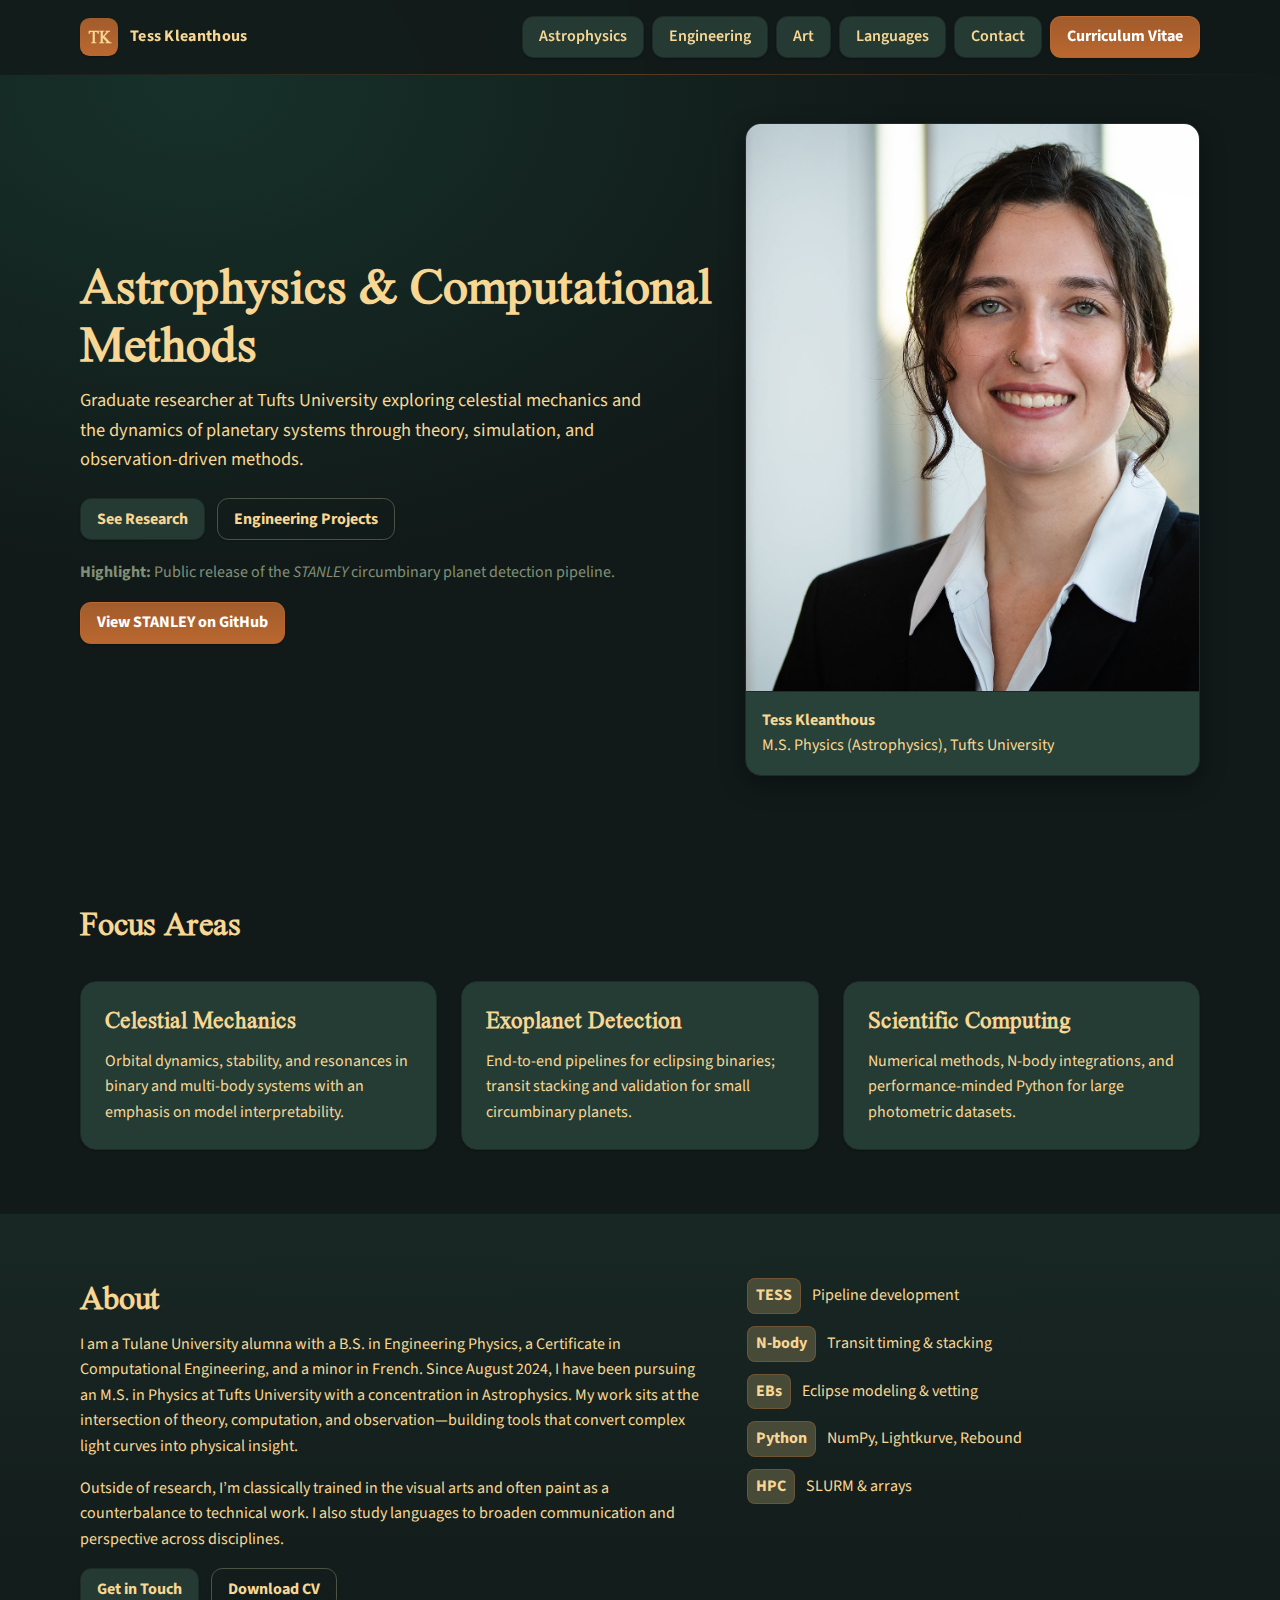
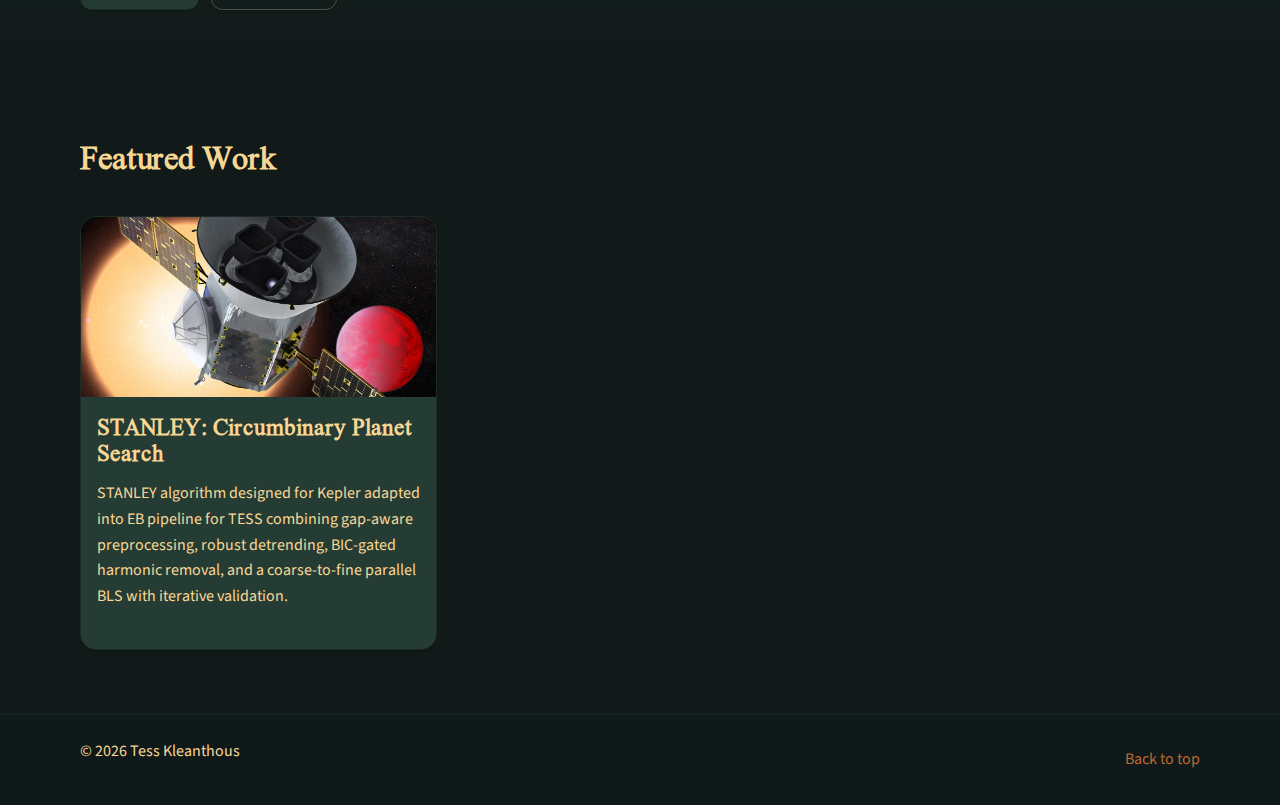
<file: index.html>
<!doctype html>
<html lang="en">
<head>
  <meta name="google-site-verification" content="ezm7--pVaW9rAjqYUdLSwHTWgloLA--_NYVqNbZQMvU" />
  
  <meta charset="utf-8" />
  <meta name="viewport" content="width=device-width, initial-scale=1" />
  <title>Tess Kleanthous - Astrophysics</title>
  <meta name="description" content="Astrophysics MS candidate focusing on celestial mechanics, exoplanets, and computational methods." />
  <link href="https://fonts.googleapis.com/css2?family=Nuosu+SIL:wght@400;700&family=Source+Sans+3:wght@300;400;600;700&display=swap" rel="stylesheet">
  <link rel="stylesheet" href="brand-site/styles/style.css" />

  <link rel="canonical" href="https://tkleanthoust.github.io/TKleanthous-Website/" />

  <meta property="og:type" content="website">
  <meta property="og:url" content="https://tkleanthoust.github.io/TKleanthous-Website/">
  <meta property="og:title" content="Tess Kleanthous - Astrophysics">
  <meta property="og:description" content="Astrophysics MS (Tufts). Celestial mechanics, exoplanets, computational methods.">
  <meta property="og:image" content="https://tkleanthoust.github.io/TKleanthous-Website/brand-site/public/Headshot.jpeg">

  <meta name="twitter:card" content="summary_large_image">
  <meta name="twitter:title" content="Tess Kleanthous - Astrophysics">
  <meta name="twitter:description" content="Astrophysics MS (Tufts). Celestial mechanics, exoplanets, computational methods.">
  <meta name="twitter:image" content="https://tkleanthoust.github.io/TKleanthous-Website/brand-site/public/Headshot.jpeg">

  <script type="application/ld+json">
  {
    "@context": "https://schema.org",
    "@type": "Person",
    "name": "Tess Kleanthous",
    "jobTitle": "Astrophysics MS (Tufts University)",
    "url": "https://tkleanthoust.github.io/TKleanthous-Website/",
    "image": "https://tkleanthoust.github.io/TKleanthous-Website/brand-site/public/Headshot.jpeg",
    "sameAs": [
      "https://www.linkedin.com/in/tesskleanthous",
      "https://github.com/TKleanthousT"
    ],
    "alumniOf": [
      "Tufts University",
      "Tulane University"
    ]
  }
  </script>
</head>

<body>
  <header class="site-header" role="banner">
    <div class="container header__inner">
      <a class="brand" href="/TKleanthous-Website/" aria-label="Home">
        <span class="brand__mark" aria-hidden="true">TK</span>
        <span class="brand__text">Tess Kleanthous</span>
      </a>

      <nav class="nav" aria-label="Primary">
        <a href="brand-site/pages/astrophysics.html" class="nav__link">Astrophysics</a>
        <a href="brand-site/pages/engineering.html" class="nav__link">Engineering</a>
        <a href="brand-site/pages/art.html" class="nav__link">Art</a>
        <a href="brand-site/pages/language.html" class="nav__link">Languages</a>
        <a href="brand-site/pages/contact.html" class="nav__link">Contact</a>
        <a href="brand-site/pages/Kleanthous_CV.pdf" class="button button--primary" target="_blank" rel="noopener">
          Curriculum Vitae
        </a>
      </nav>
    </div>
    <div class="header-fade" aria-hidden="true"></div>
  </header>

  <main id="content" tabindex="-1">
    <section class="hero">
      <div class="container hero__grid">
        <div class="hero__content">
          <h1>Astrophysics & Computational Methods</h1>

          <p class="lead">
            Graduate researcher at Tufts University exploring celestial mechanics and the dynamics of planetary systems through theory, simulation, and observation-driven methods.
          </p>

          <div class="hero__cta">
            <a class="button" href="brand-site/pages/astrophysics.html">See Research</a>
            <a class="button button--ghost" href="brand-site/pages/engineering.html">Engineering Projects</a>
          </div>

          <!-- ================= HIGHLIGHT ================= -->
          <div class="hero__highlights">
            <p class="muted">
              <strong>Highlight:</strong>
              Public release of the <em>STANLEY</em> circumbinary planet detection pipeline.
            </p>
            <a
              class="button button--primary"
              href="https://github.com/TKleanthousT/stanley_cbp"
              target="_blank"
              rel="noopener"
            >
              View STANLEY on GitHub
            </a>
          </div>
          <!-- ============================================ -->
        </div>

        <figure class="hero__card">
          <img
            src="brand-site/public/Headshot.jpeg"
            alt="Portrait of Tess Kleanthous"
          >
          <figcaption>
            <strong>Tess Kleanthous</strong><br>
            M.S. Physics (Astrophysics), Tufts University
          </figcaption>
        </figure>
      </div>
    </section>

    <section class="section">
      <div class="container">
        <div class="section__head">
          <h2>Focus Areas</h2>
        </div>

        <div class="cards">
          <article class="card">
            <h3>Celestial Mechanics</h3>
            <p>
              Orbital dynamics, stability, and resonances in binary and multi-body systems with an emphasis on model interpretability.
            </p>
          </article>

          <article class="card">
            <h3>Exoplanet Detection</h3>
            <p>
              End-to-end pipelines for eclipsing binaries; transit stacking and validation for small circumbinary planets.
            </p>
          </article>

          <article class="card">
            <h3>Scientific Computing</h3>
            <p>
              Numerical methods, N-body integrations, and performance-minded Python for large photometric datasets.
            </p>
          </article>
        </div>
      </div>
    </section>

    <section class="section section--surface">
      <div class="container about">
        <div class="about__text">
          <h2>About</h2>
          <p>
            I am a Tulane University alumna with a B.S. in Engineering Physics, a Certificate in Computational Engineering,
            and a minor in French. Since August 2024, I have been pursuing an M.S. in Physics at Tufts University with a concentration
            in Astrophysics. My work sits at the intersection of theory, computation, and observation—building tools that convert complex light curves into physical insight.
          </p>
          <p>
            Outside of research, I’m classically trained in the visual arts and often paint as a counterbalance to technical work.
            I also study languages to broaden communication and perspective across disciplines.
          </p>
          <div class="about__cta">
            <a class="button" href="brand-site/pages/contact.html">Get in Touch</a>
            <a class="button button--ghost" href="brand-site/pages/Kleanthous_CV.pdf" target="_blank" rel="noopener">
              Download CV
            </a>
          </div>
        </div>

        <ul class="about__list">
          <li><span class="tag">TESS</span> Pipeline development</li>
          <li><span class="tag">N-body</span> Transit timing & stacking</li>
          <li><span class="tag">EBs</span> Eclipse modeling & vetting</li>
          <li><span class="tag">Python</span> NumPy, Lightkurve, Rebound</li>
          <li><span class="tag">HPC</span> SLURM & arrays</li>
        </ul>
      </div>
    </section>

    <section class="section">
      <div class="container">
        <div class="section__head">
          <h2>Featured Work</h2>
        </div>

        <div class="grid">
          <a class="tile" href="brand-site/pages/astrophysics.html#stanley">
            <div class="tile__media">
              <img src="brand-site/public/TESS.webp" alt="TESS light curve with eclipses highlighted">
            </div>
            <div class="tile__body">
              <h3>STANLEY: Circumbinary Planet Search</h3>
              <p>
                STANLEY algorithm designed for Kepler adapted into EB pipeline for TESS combining gap-aware preprocessing,
                robust detrending, BIC-gated harmonic removal, and a coarse-to-fine parallel BLS with iterative validation.
              </p>
            </div>
          </a>
        </div>
      </div>
    </section>
  </main>

  <footer class="site-footer">
    <div class="container footer__inner">
      <p>© <span id="year"></span> Tess Kleanthous</p>
      <a class="footer__top" href="#content">Back to top</a>
    </div>
    <script>
      document.getElementById('year').textContent = new Date().getFullYear();
    </script>
  </footer>
</body>
</html>
</file>
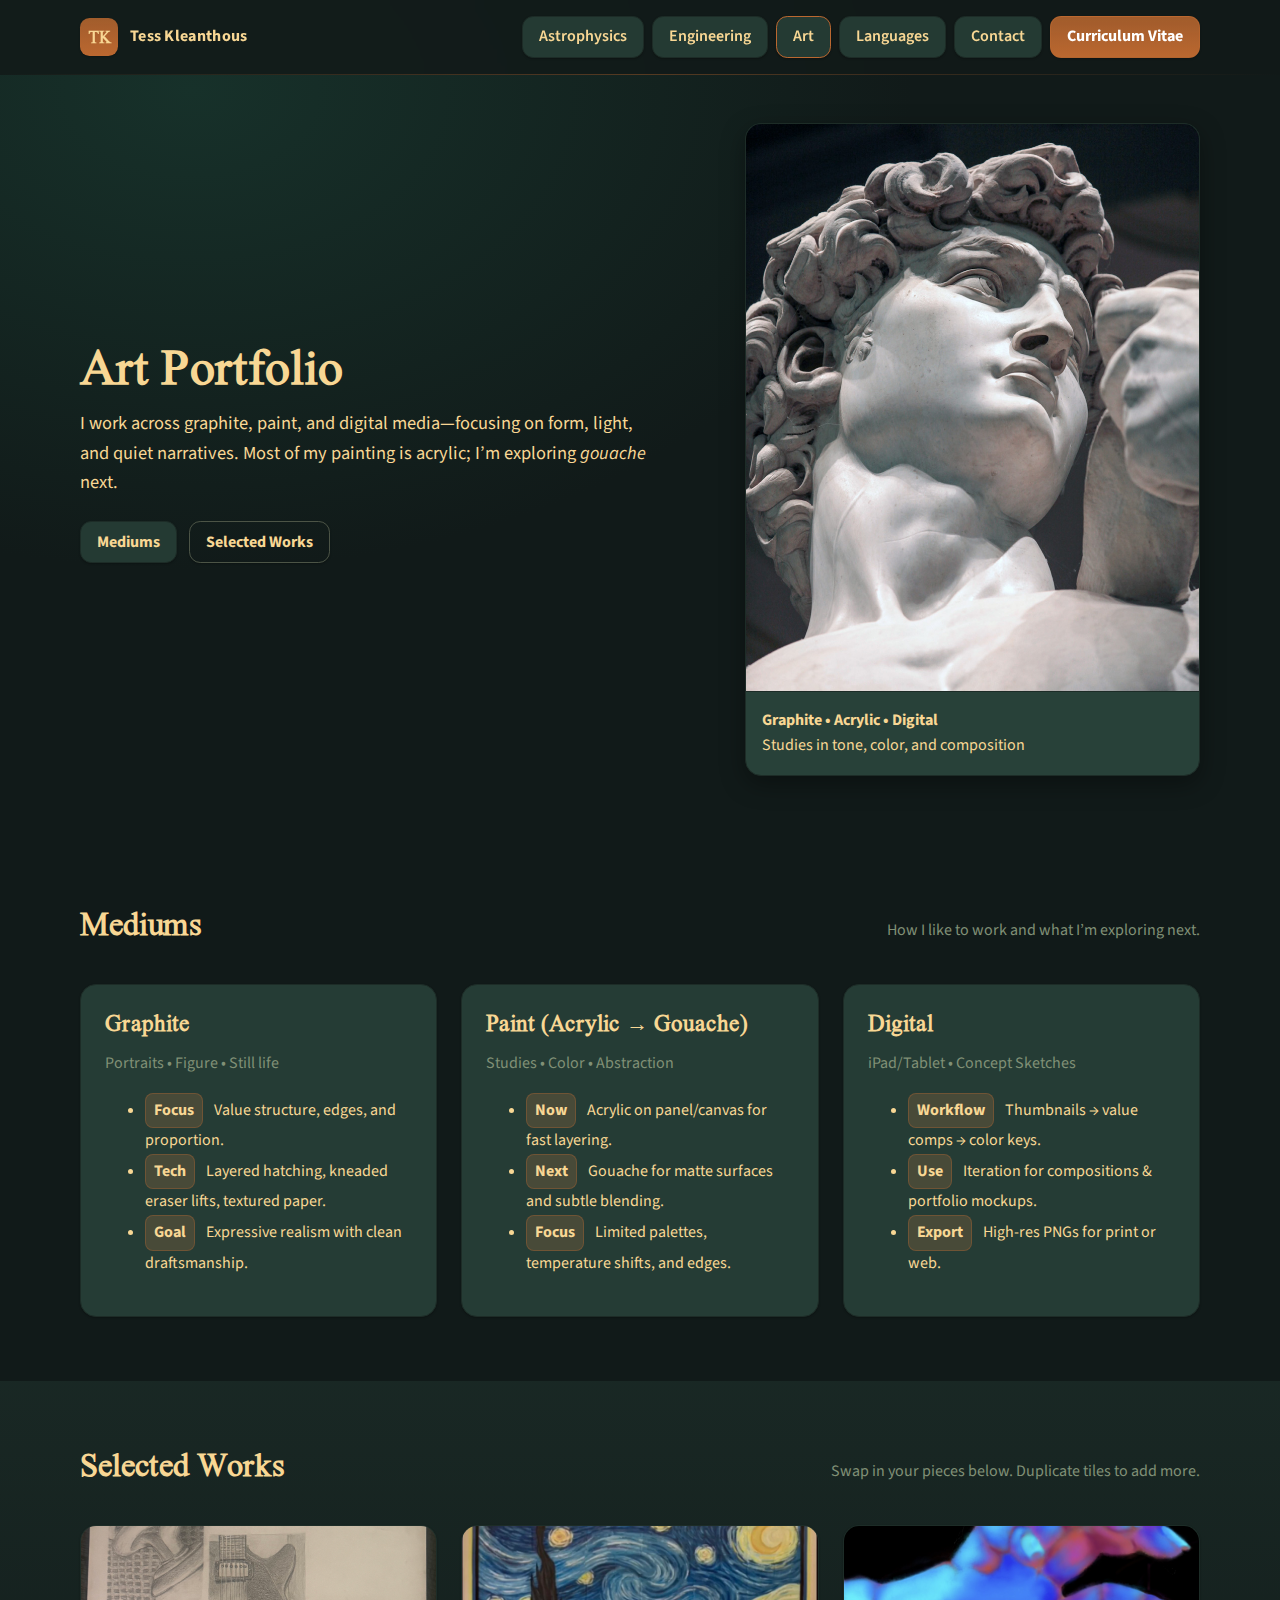
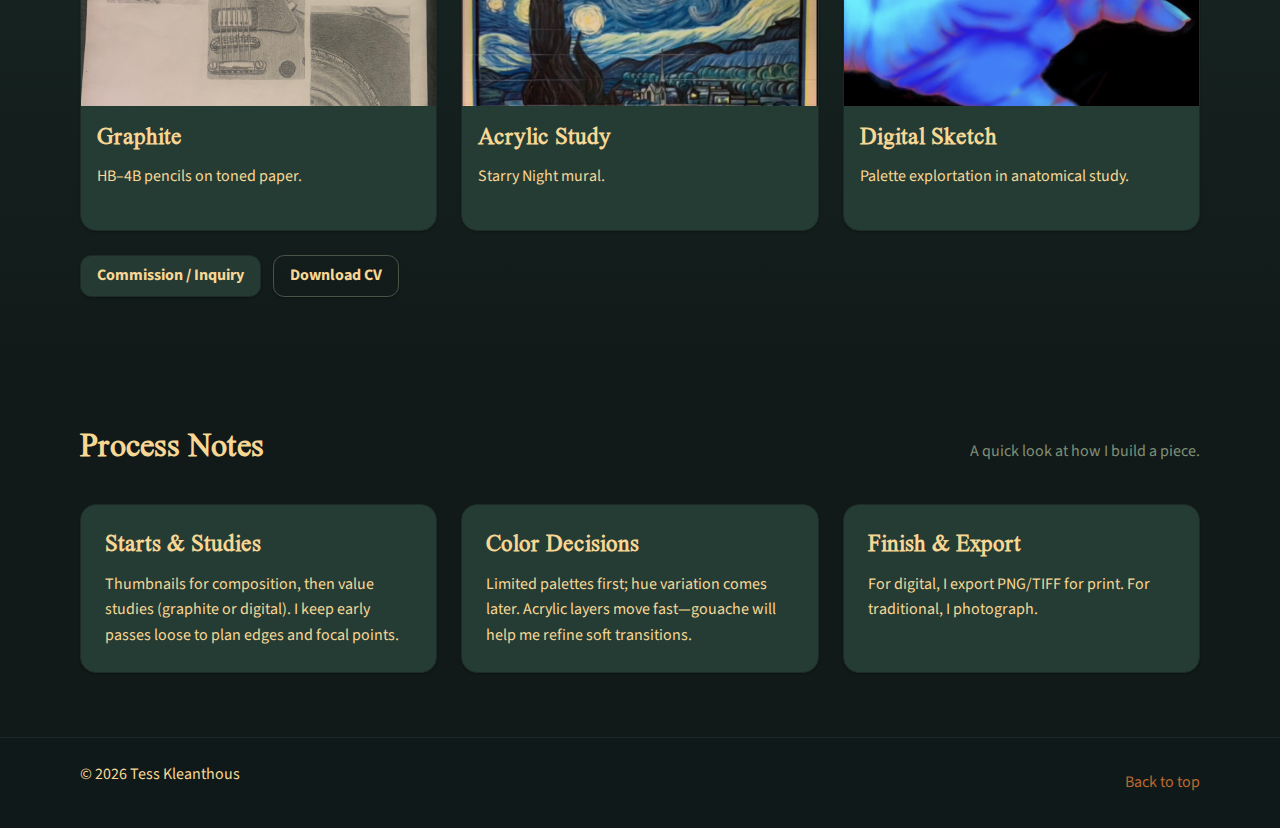
<file: brand-site/pages/art.html>
<!doctype html>
<html lang="en">
<head>
  <meta charset="utf-8" />
  <meta name="viewport" content="width=device-width, initial-scale=1" />
  
  <title>Art — Tess Kleanthous</title>
  <meta name="description" content="Graphite, acrylic, and digital artwork by Tess Kleanthous." />
  <link rel="canonical" href="https://tkleanthoust.github.io/TKleanthous-Website/brand-site/pages/art.html" />
  <link href="https://fonts.googleapis.com/css2?family=Nuosu+SIL:wght@400;700&family=Source+Sans+3:wght@300;400;600;700&display=swap" rel="stylesheet">
  <link rel="stylesheet" href="../styles/style.css" />


  <meta property="og:type" content="website">
  <meta property="og:url" content="https://tkleanthoust.github.io/TKleanthous-Website/brand-site/pages/art.html">
  <meta property="og:title" content="Art — Tess Kleanthous">
  <meta property="og:description" content="Graphite, acrylic, and digital artwork by Tess Kleanthous.">
  <meta property="og:image" content="https://tkleanthoust.github.io/TKleanthous-Website/brand-site/public/Headshot.jpeg">

  <meta name="twitter:card" content="summary_large_image">
  <meta name="twitter:title" content="Art — Tess Kleanthous">
  <meta name="twitter:description" content="Graphite, acrylic, and digital artwork by Tess Kleanthous.">
  <meta name="twitter:image" content="https://tkleanthoust.github.io/TKleanthous-Website/brand-site/public/Headshot.jpeg">

</head>
<body>
  <header class="site-header" role="banner">
    <div class="container header__inner">
      <a class="brand" href="/TKleanthous-Website/" aria-label="Home">
        <span class="brand__mark" aria-hidden="true">TK</span>
        <span class="brand__text">Tess Kleanthous</span>
      </a>

      <nav class="nav" aria-label="Primary">
        <a href="astrophysics.html" class="nav__link">Astrophysics</a>
        <a href="engineering.html" class="nav__link">Engineering</a>
        <a href="art.html" class="nav__link is-current" aria-current="page">Art</a>
        <a href="language.html" class="nav__link">Languages</a>
        <a href="contact.html" class="nav__link">Contact</a>
        <a href="Kleanthous_CV.pdf" class="button button--primary" target="_blank" rel="noopener">Curriculum Vitae</a>
      </nav>
    </div>
    <div class="header-fade" aria-hidden="true"></div>
  </header>

  <main id="content" tabindex="-1">
    <section class="hero">
      <div class="container hero__grid">
        <div class="hero__content">
          <h1>Art Portfolio</h1>
          <p class="lead">
            I work across graphite, paint, and digital media—focusing on form, light, and quiet narratives. Most of my painting is acrylic; I’m exploring <em>gouache</em> next.
          </p>
          <div class="hero__cta">
            <a class="button" href="#mediums">Mediums</a>
            <a class="button button--ghost" href="#gallery">Selected Works</a>
          </div>
        </div>
        <figure class="hero__card">
          <img src="../public/sculpture.jpg">
          <figcaption>
            <strong>Graphite • Acrylic • Digital</strong><br>
            Studies in tone, color, and composition
          </figcaption>
        </figure>
      </div>
    </section>

    <section class="section" id="mediums">
      <div class="container">
        <div class="section__head">
          <h2>Mediums</h2>
          <p class="muted">How I like to work and what I’m exploring next.</p>
        </div>

        <div class="cards">
          <article class="card">
            <header>
              <h3>Graphite</h3>
              <p class="muted">Portraits • Figure • Still life</p>
            </header>
            <ul>
              <li><span class="tag">Focus</span> Value structure, edges, and proportion.</li>
              <li><span class="tag">Tech</span> Layered hatching, kneaded eraser lifts, textured paper.</li>
              <li><span class="tag">Goal</span> Expressive realism with clean draftsmanship.</li>
            </ul>
          </article>

          <article class="card">
            <header>
              <h3>Paint (Acrylic → Gouache)</h3>
              <p class="muted">Studies • Color • Abstraction</p>
            </header>
            <ul>
              <li><span class="tag">Now</span> Acrylic on panel/canvas for fast layering.</li>
              <li><span class="tag">Next</span> Gouache for matte surfaces and subtle blending.</li>
              <li><span class="tag">Focus</span> Limited palettes, temperature shifts, and edges.</li>
            </ul>
          </article>

          <article class="card">
            <header>
              <h3>Digital</h3>
              <p class="muted">iPad/Tablet • Concept Sketches</p>
            </header>
            <ul>
              <li><span class="tag">Workflow</span> Thumbnails → value comps → color keys.</li>
              <li><span class="tag">Use</span> Iteration for compositions & portfolio mockups.</li>
              <li><span class="tag">Export</span> High-res PNGs for print or web.</li>
            </ul>
          </article>
        </div>
      </div>
    </section>

    <section class="section section--surface" id="gallery">
      <div class="container">
        <div class="section__head">
          <h2>Selected Works</h2>
          <p class="muted">Swap in your pieces below. Duplicate tiles to add more.</p>
        </div>

        <div class="grid">
          <a class="tile" href="../public/Graphite.jpeg">
            <div class="tile__media"><img src="../public/Graphite.jpeg" alt="Graphite study"></div>
            <div class="tile__body">
              <h3>Graphite</h3>
              <p>HB–4B pencils on toned paper.</p>
            </div>
          </a>

          <a class="tile" href="../public/Acrylic.jpeg">
            <div class="tile__media"><img src="../public/Acrylic.jpeg" alt="Acrylic painting study"></div>
            <div class="tile__body">
              <h3>Acrylic Study</h3>
              <p>Starry Night mural.</p>
            </div>
          </a>

          <a class="tile" href="../public/DigitalArt.png">
            <div class="tile__media"><img src="../public/DigitalArt.png" alt="Digital sketch"></div>
            <div class="tile__body">
              <h3>Digital Sketch</h3>
              <p>Palette explortation in anatomical study.</p>
            </div>
          </a>
        </div>

        <div class="about__cta" style="margin-top: var(--space-3);">
          <a class="button" href="contact.html">Commission / Inquiry</a>
          <a class="button button--ghost" href="Kleanthous_CV.pdf" target="_blank" rel="noopener">Download CV</a>
        </div>
      </div>
    </section>

    <section class="section">
      <div class="container">
        <div class="section__head">
          <h2>Process Notes</h2>
          <p class="muted">A quick look at how I build a piece.</p>
        </div>
        <div class="cards">
          <article class="card">
            <h3>Starts & Studies</h3>
            <p>Thumbnails for composition, then value studies (graphite or digital). I keep early passes loose to plan edges and focal points.</p>
          </article>
          <article class="card">
            <h3>Color Decisions</h3>
            <p>Limited palettes first; hue variation comes later. Acrylic layers move fast—gouache will help me refine soft transitions.</p>
          </article>
          <article class="card">
            <h3>Finish & Export</h3>
            <p>For digital, I export PNG/TIFF for print. For traditional, I photograph.</p>
          </article>
        </div>
      </div>
    </section>
  </main>

  <footer class="site-footer">
    <div class="container footer__inner">
      <p>© <span id="year"></span> Tess Kleanthous</p>
      <a class="footer__top" href="#content">Back to top</a>
    </div>
    <script>document.getElementById('year').textContent = new Date().getFullYear();</script>
  </footer>
</body>
</html>
</file>
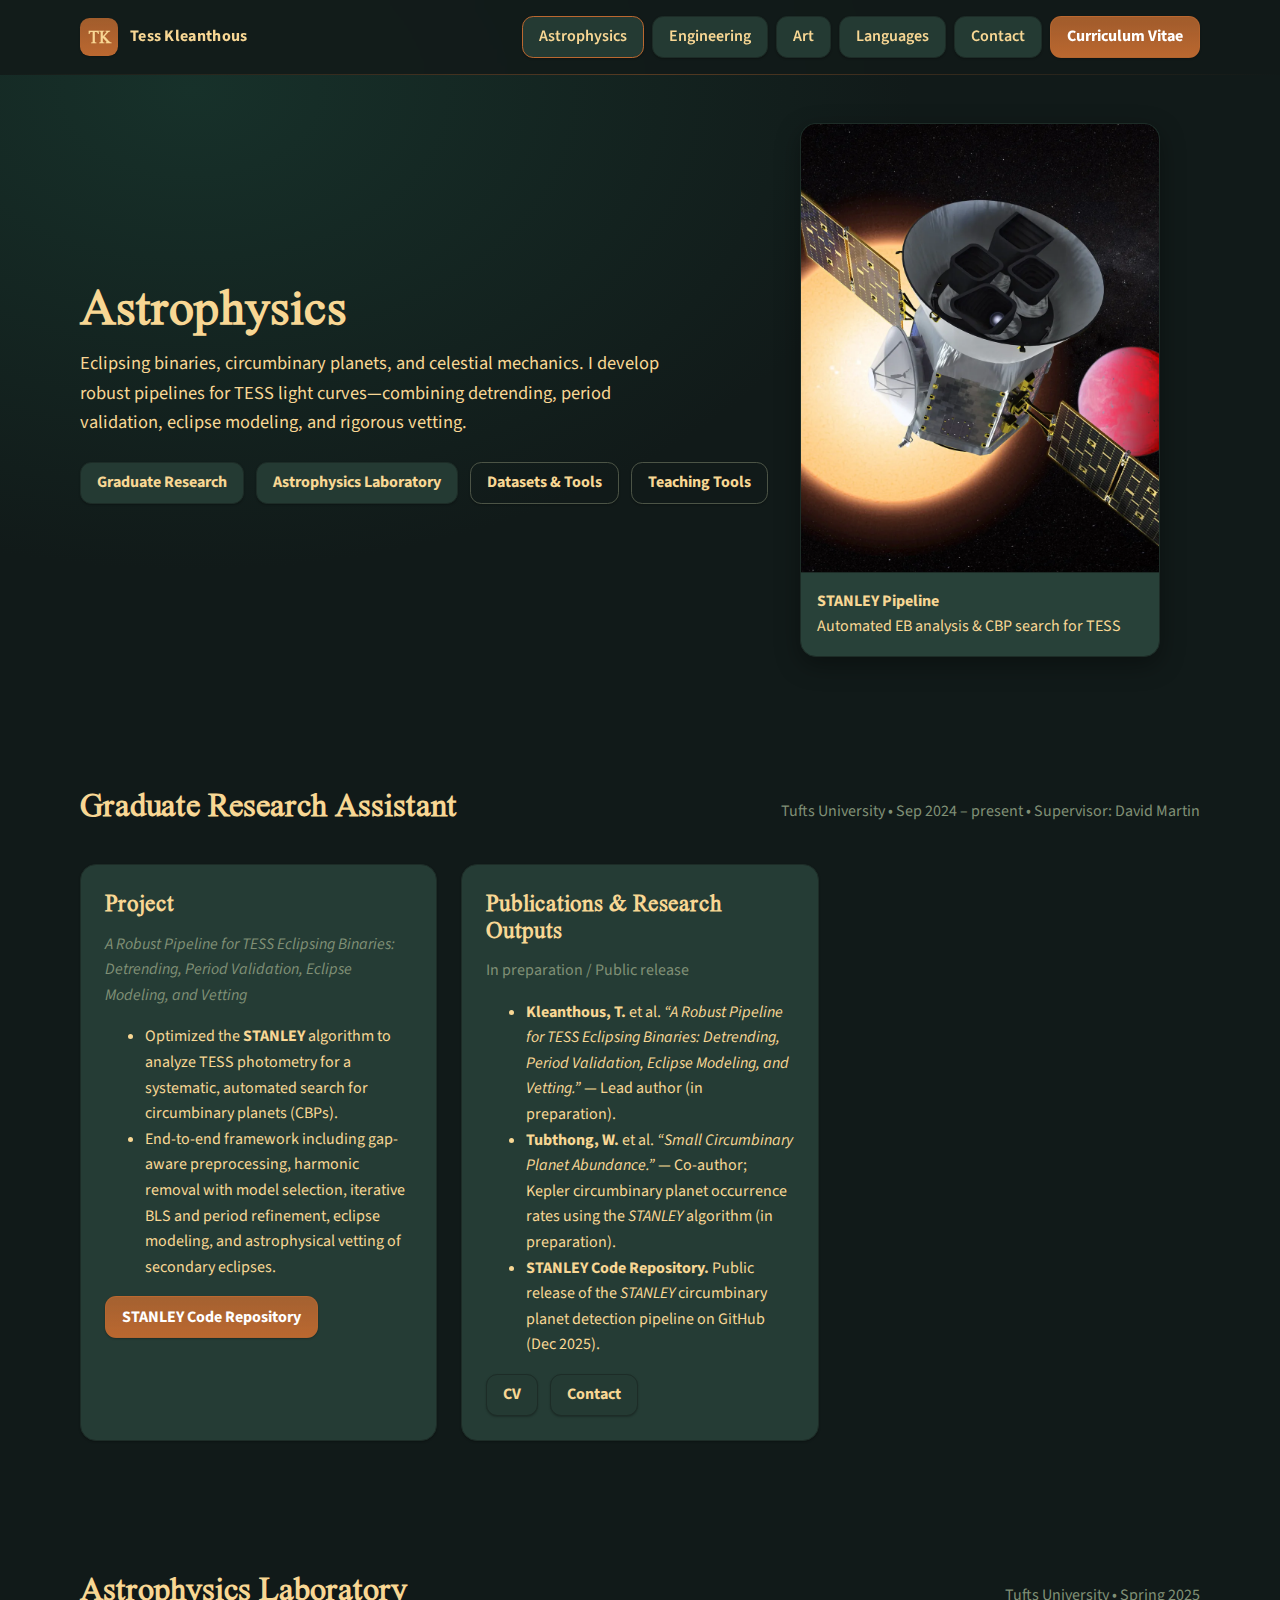
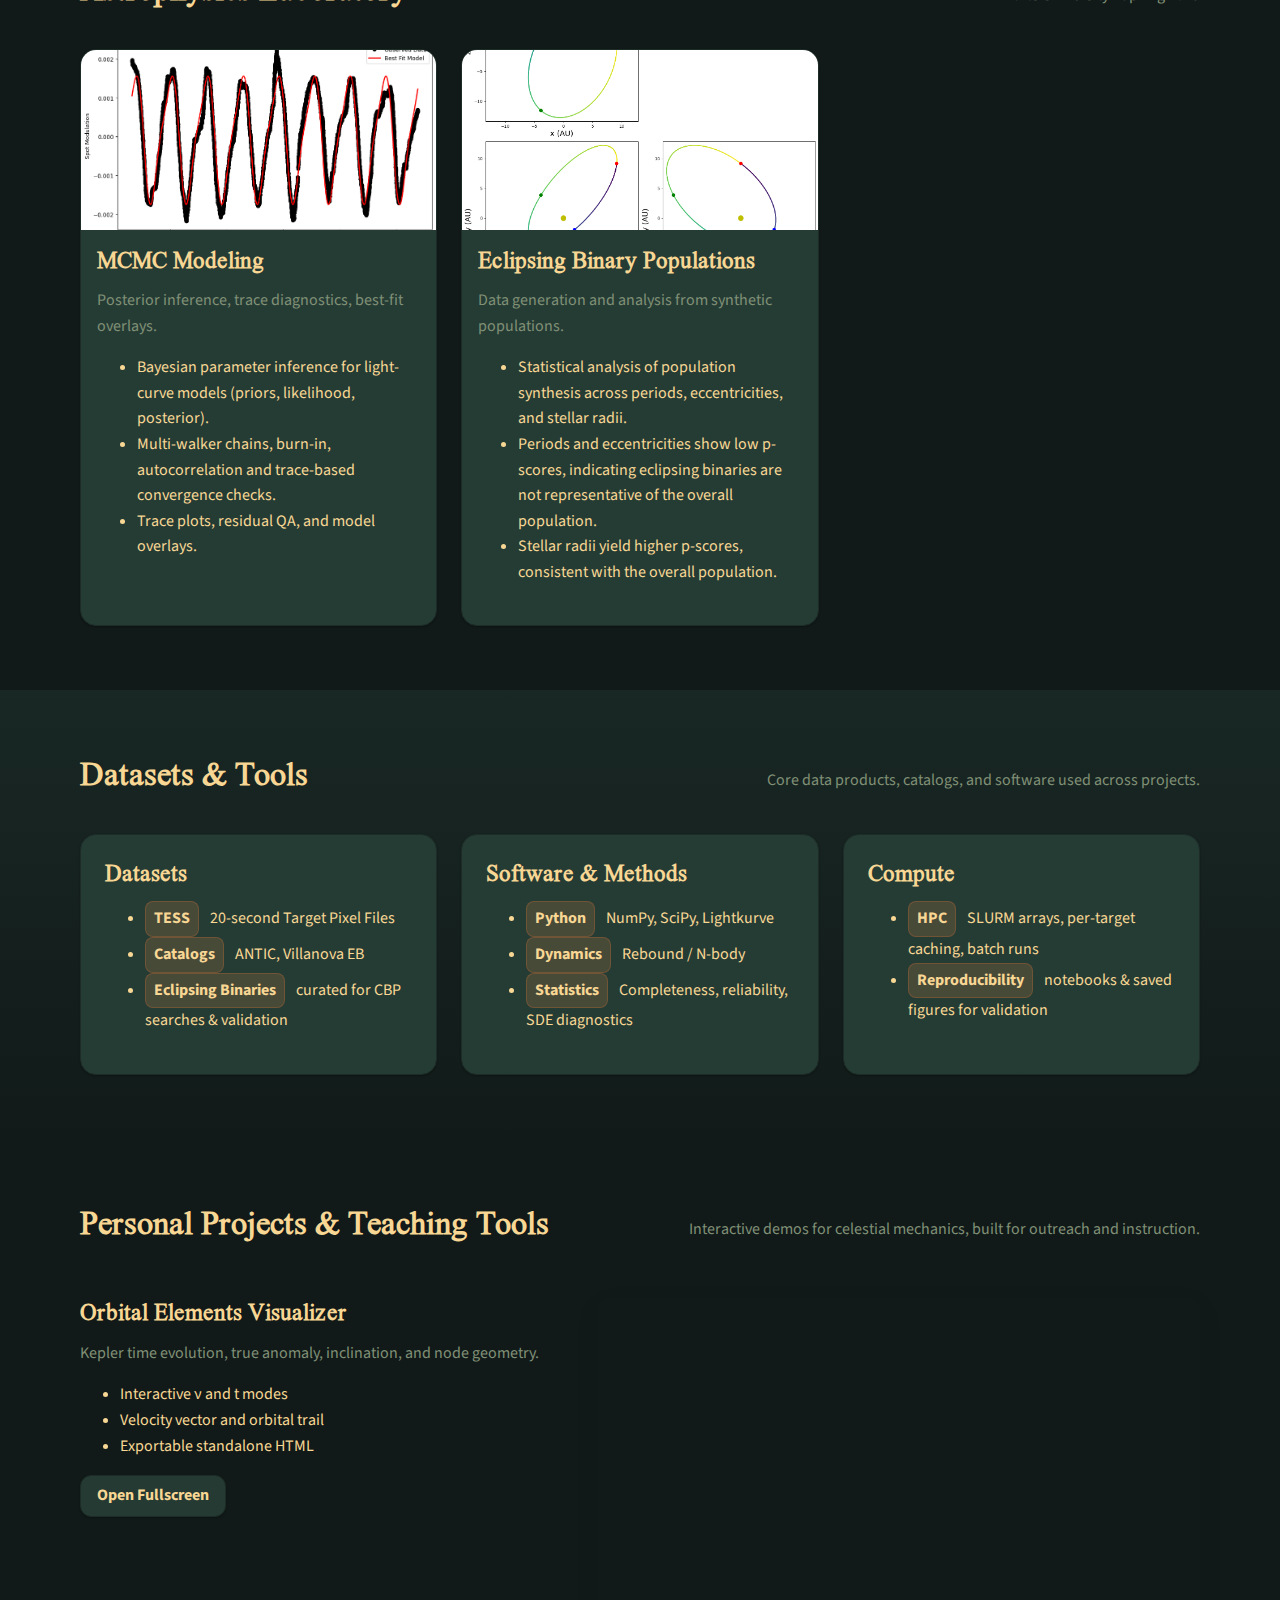
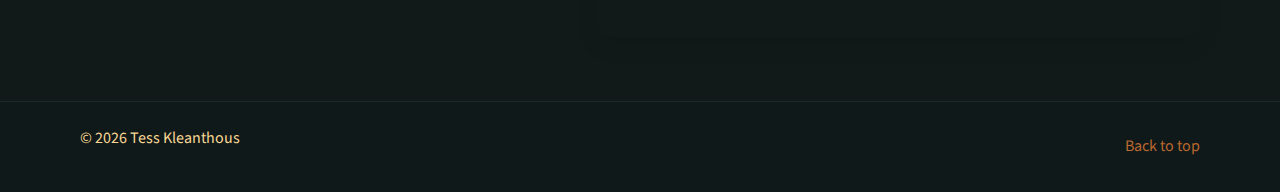
<file: brand-site/pages/astrophysics.html>
<!doctype html>
<html lang="en">
<head>
  <meta charset="utf-8" />
  <meta name="viewport" content="width=device-width, initial-scale=1" />
  <title>Astrophysics - Tess Kleanthous</title>
  <meta name="description" content="Graduate Research at Tufts; Astrophysical Laboratory work in MCMC modeling and EBs; Datasets and tools used for TESS light-curve analysis." />
  <link href="https://fonts.googleapis.com/css2?family=Nuosu+SIL:wght@400;700&family=Source+Sans+3:wght@300;400;600;700&display=swap" rel="stylesheet">
  <link rel="stylesheet" href="../styles/style.css" />
  <link rel="canonical" href="https://tkleanthoust.github.io/TKleanthous-Website/brand-site/pages/astrophysics.html" />

  <meta property="og:type" content="website">
  <meta property="og:url" content="https://tkleanthoust.github.io/TKleanthous-Website/brand-site/pages/astrophysics.html">
  <meta property="og:title" content="Astrophysics - Tess Kleanthous">
  <meta property="og:description" content="Graduate Research at Tufts; Astrophysical Laboratory work in MCMC modeling and EBs; Datasets and tools used for TESS light-curve analysis.">
  <meta property="og:image" content="https://tkleanthoust.github.io/TKleanthous-Website/brand-site/public/Headshot.jpeg">

  <meta name="twitter:card" content="summary_large_image">
  <meta name="twitter:title" content="Astrophysics - Tess Kleanthous">
  <meta name="twitter:description" content="Graduate Research at Tufts; Astrophysical Laboratory work in MCMC modeling and EBs; Datasets and tools used for TESS light-curve analysis.">
  <meta name="twitter:image" content="https://tkleanthoust.github.io/TKleanthous-Website/brand-site/public/Headshot.jpeg">

  <style>
    /* Tabs styling for teaching tools */
    .tabs__list {
      display: flex;
      gap: .5rem;
      margin-bottom: 1rem;
      flex-wrap: wrap;
    }
    .tabs__tab {
      appearance: none;
      border: 1px solid var(--border, #ddd);
      background: var(--surface, #fff);
      padding: .5rem .9rem;
      border-radius: 999px;
      cursor: pointer;
      font: inherit;
      transition: all .2s ease;
    }
    .tabs__tab:hover {
      background: var(--surface-2, #f7f8fa);
    }
    .tabs__tab.is-active {
      background: var(--accent-05, #eef1ff);
      border-color: var(--accent-20, #aab8ff);
      color: var(--brand, #4d5bc2);
    }
    .tabs__panel {
      display: none;
    }
    .tabs__panel.is-active {
      display: block;
    }
    .grid.grid--2 {
      display: grid;
      grid-template-columns: 1.05fr 1.3fr;
      gap: clamp(1rem, 3vw, 2rem);
      align-items: start;
    }
    @media (max-width: 900px) {
      .grid.grid--2 {
        grid-template-columns: 1fr;
      }
    }
    .ratio {
      position: relative;
      width: 100%;
    }
    .ratio--16x9 {
      padding-bottom: 56.25%;
    }
    .ratio > iframe {
      position: absolute;
      inset: 0;
      width: 100%;
      height: 100%;
      border: 0;
      border-radius: 12px;
      box-shadow: var(--shadow-lg, 0 8px 24px rgba(0,0,0,.08));
    }
  </style>
</head>

<body>
  <header class="site-header" role="banner">
    <div class="container header__inner">
      <a class="brand" href="/TKleanthous-Website/" aria-label="Home">
        <span class="brand__mark" aria-hidden="true">TK</span>
        <span class="brand__text">Tess Kleanthous</span>
      </a>

      <nav class="nav" aria-label="Primary">
        <a href="astrophysics.html" class="nav__link is-current" aria-current="page">Astrophysics</a>
        <a href="engineering.html" class="nav__link">Engineering</a>
        <a href="art.html" class="nav__link">Art</a>
        <a href="language.html" class="nav__link">Languages</a>
        <a href="contact.html" class="nav__link">Contact</a>
        <a href="Kleanthous_CV.pdf" class="button button--primary" target="_blank" rel="noopener">Curriculum Vitae</a>
      </nav>
    </div>
    <div class="header-fade" aria-hidden="true"></div>
  </header>

  <main id="content" tabindex="-1">
    <!-- ================= HERO ================= -->
    <section class="hero">
      <div class="container hero__grid">
        <div class="hero__content">
          <h1>Astrophysics</h1>
          <p class="lead">
            Eclipsing binaries, circumbinary planets, and celestial mechanics. I develop robust pipelines for TESS light curves—combining detrending, period validation, eclipse modeling, and rigorous vetting.
          </p>
          <div class="hero__cta">
            <a class="button" href="#pi">Graduate Research</a>
            <a class="button" href="#lab">Astrophysics Laboratory</a>
            <a class="button button--ghost" href="#datasets">Datasets & Tools</a>
            <a class="button button--ghost" href="#teaching-tools">Teaching Tools</a>
          </div>
        </div>
        <figure class="hero__card">
          <img src="../public/TESS.webp" alt="Light-curve visualization">
          <figcaption>
            <strong>STANLEY Pipeline</strong><br>
            Automated EB analysis & CBP search for TESS
          </figcaption>
        </figure>
      </div>
    </section>

    <!-- ================= GRAD RESEARCH ================= -->
<section class="section" id="pi">
  <div class="container">
    <div class="section__head">
      <h2>Graduate Research Assistant</h2>
      <p class="muted">Tufts University • Sep 2024 – present • Supervisor: David Martin</p>
    </div>

    <div class="cards">
      <article class="card">
        <header>
          <h3>Project</h3>
          <p class="muted">
            <em>A Robust Pipeline for TESS Eclipsing Binaries: Detrending, Period Validation, Eclipse Modeling, and Vetting</em>
          </p>
        </header>
        <ul>
          <li>
            Optimized the <strong>STANLEY</strong> algorithm to analyze TESS photometry for a systematic,
            automated search for circumbinary planets (CBPs).
          </li>
          <li>
            End-to-end framework including gap-aware preprocessing, harmonic removal with model selection,
            iterative BLS and period refinement, eclipse modeling, and astrophysical vetting of secondary eclipses.
          </li>
        </ul>

        <div class="about__cta" style="margin-top:.5rem;">
          <a class="button button--primary" href="https://github.com/TKleanthousT/stanley_cbp" target="_blank" rel="noopener">
            STANLEY Code Repository
          </a>
        </div>
      </article>

      <article class="card">
        <header>
          <h3>Publications & Research Outputs</h3>
          <p class="muted">In preparation / Public release</p>
        </header>
        <ul>
          <li>
            <strong>Kleanthous, T.</strong> et al.
            <em>“A Robust Pipeline for TESS Eclipsing Binaries: Detrending, Period Validation, Eclipse Modeling, and Vetting.”</em>
            — Lead author (in preparation).
          </li>
          <li>
            <strong>Tubthong, W.</strong> et al.
            <em>“Small Circumbinary Planet Abundance.”</em>
            — Co-author; Kepler circumbinary planet occurrence rates using the
            <em>STANLEY</em> algorithm (in preparation).
          </li>
          <li>
            <strong>STANLEY Code Repository.</strong>
            Public release of the <em>STANLEY</em> circumbinary planet detection pipeline on GitHub (Dec 2025).
          </li>
        </ul>

        <div class="about__cta" style="margin-top:.5rem;">
          <a class="button" href="Kleanthous_CV.pdf" target="_blank" rel="noopener">CV</a>
          <a class="button" href="contact.html">Contact</a>
        </div>
      </article>
    </div>
  </div>
</section>

    <!-- ================= ASTRO LAB ================= -->
    <section class="section" id="lab">
      <div class="container">
        <div class="section__head">
          <h2>Astrophysics Laboratory</h2>
          <p class="muted">Tufts University • Spring 2025</p>
        </div>

        <div class="grid">
          <a class="tile" href="https://github.com/TKleanthousT/Astrophysics-Laboratory/blob/main/AST51Assignment4.ipynb">
            <div class="tile__media">
              <img src="../public/MCMCStarSpotModulation.png" alt="Modeled Star Spot Modulation of CM Draconis">
            </div>
            <div class="tile__body">
              <h3>MCMC Modeling</h3>
              <p class="muted">Posterior inference, trace diagnostics, best-fit overlays.</p>
              <ul>
                <li>Bayesian parameter inference for light-curve models (priors, likelihood, posterior).</li>
                <li>Multi-walker chains, burn-in, autocorrelation and trace-based convergence checks.</li>
                <li>Trace plots, residual QA, and model overlays.</li>
              </ul>
            </div>
          </a>

          <a class="tile" href="https://github.com/TKleanthousT/Astrophysics-Laboratory/blob/main/Astro_Project_II_Combined_Version.ipynb">
            <div class="tile__media">
              <img src="../public/EBPopulation.png" alt="EB population analysis visualization">
            </div>
            <div class="tile__body">
              <h3>Eclipsing Binary Populations</h3>
              <p class="muted">Data generation and analysis from synthetic populations.</p>
              <ul>
                <li>Statistical analysis of population synthesis across periods, eccentricities, and stellar radii.</li>
                <li>Periods and eccentricities show low p-scores, indicating eclipsing binaries are not representative of the overall population.</li>
                <li>Stellar radii yield higher p-scores, consistent with the overall population.</li>
              </ul>
            </div>
          </a>
        </div>
      </div>
    </section>

    <!-- ================= DATASETS ================= -->
    <section class="section section--surface" id="datasets">
      <div class="container">
        <div class="section__head">
          <h2>Datasets & Tools</h2>
          <p class="muted">Core data products, catalogs, and software used across projects.</p>
        </div>

        <div class="cards">
          <article class="card">
            <header><h3>Datasets</h3></header>
            <ul>
              <li><span class="tag">TESS</span> 20-second Target Pixel Files</li>
              <li><span class="tag">Catalogs</span> ANTIC, Villanova EB</li>
              <li><span class="tag">Eclipsing Binaries</span> curated for CBP searches & validation</li>
            </ul>
          </article>
          <article class="card">
            <header><h3>Software & Methods</h3></header>
            <ul>
              <li><span class="tag">Python</span> NumPy, SciPy, Lightkurve</li>
              <li><span class="tag">Dynamics</span> Rebound / N-body</li>
              <li><span class="tag">Statistics</span> Completeness, reliability, SDE diagnostics</li>
            </ul>
          </article>
          <article class="card">
            <header><h3>Compute</h3></header>
            <ul>
              <li><span class="tag">HPC</span> SLURM arrays, per-target caching, batch runs</li>
              <li><span class="tag">Reproducibility</span> notebooks & saved figures for validation</li>
            </ul>
          </article>
        </div>
      </div>
    </section>

    <!-- ================= TEACHING TOOLS (TABBED DECK) ================= -->
    <section class="section" id="teaching-tools">
      <div class="container">
        <div class="section__head">
          <h2>Personal Projects & Teaching Tools</h2>
          <p class="muted">Interactive demos for celestial mechanics, built for outreach and instruction.</p>
        </div>

        <div class="tabs" data-tabs>
          <div class="tabs__list" role="tablist" aria-label="Teaching Tools">
            <!-- <button class="tabs__tab is-active" role="tab" aria-selected="true" aria-controls="tab-orbit" id="tab-orbit-btn">Orbital Visualizer</button> -->
            <!-- More tabs can be added later -->
          </div>

          <div class="tabs__panels">
            <!-- Panel 1 -->
            <section class="tabs__panel is-active" id="tab-orbit" role="tabpanel" aria-labelledby="tab-orbit-btn">
              <div class="grid grid--2">
                <div>
                  <h3>Orbital Elements Visualizer</h3>
                  <p class="muted">Kepler time evolution, true anomaly, inclination, and node geometry.</p>
                  <ul>
                    <li>Interactive ν and t modes</li>
                    <li>Velocity vector and orbital trail</li>
                    <li>Exportable standalone HTML</li>
                  </ul>
                  <div style="margin-top:.75rem;">
                    <a class="button" href="../public/orbit_viz.html" target="_blank" rel="noopener">Open Fullscreen</a>
                  </div>
                </div>
                <div>
                  <div class="ratio ratio--16x9">
                    <iframe src="../public/orbit_viz.html" title="Interactive Orbit Visualizer" loading="lazy" allowfullscreen></iframe>
                  </div>
                </div>
              </div>
            </section>
          </div>
        </div>
      </div>
    </section>
  </main>

  <footer class="site-footer">
    <div class="container footer__inner">
      <p>© <span id="year"></span> Tess Kleanthous</p>
      <a class="footer__top" href="#content">Back to top</a>
    </div>
    <script>
      document.getElementById('year').textContent = new Date().getFullYear();
      // Tabs interactivity
      document.querySelectorAll('[data-tabs]').forEach(tabs => {
        const btns = tabs.querySelectorAll('.tabs__tab');
        const panels = tabs.querySelectorAll('.tabs__panel');
        btns.forEach((btn, i) => {
          btn.addEventListener('click', () => {
            btns.forEach(b => b.classList.remove('is-active'));
            panels.forEach(p => p.classList.remove('is-active'));
            btn.classList.add('is-active');
            panels[i].classList.add('is-active');
            btn.setAttribute('aria-selected', 'true');
            btns.forEach(b => b !== btn && b.setAttribute('aria-selected', 'false'));
          });
        });
      });
    </script>
  </footer>
</body>
</html>
</file>
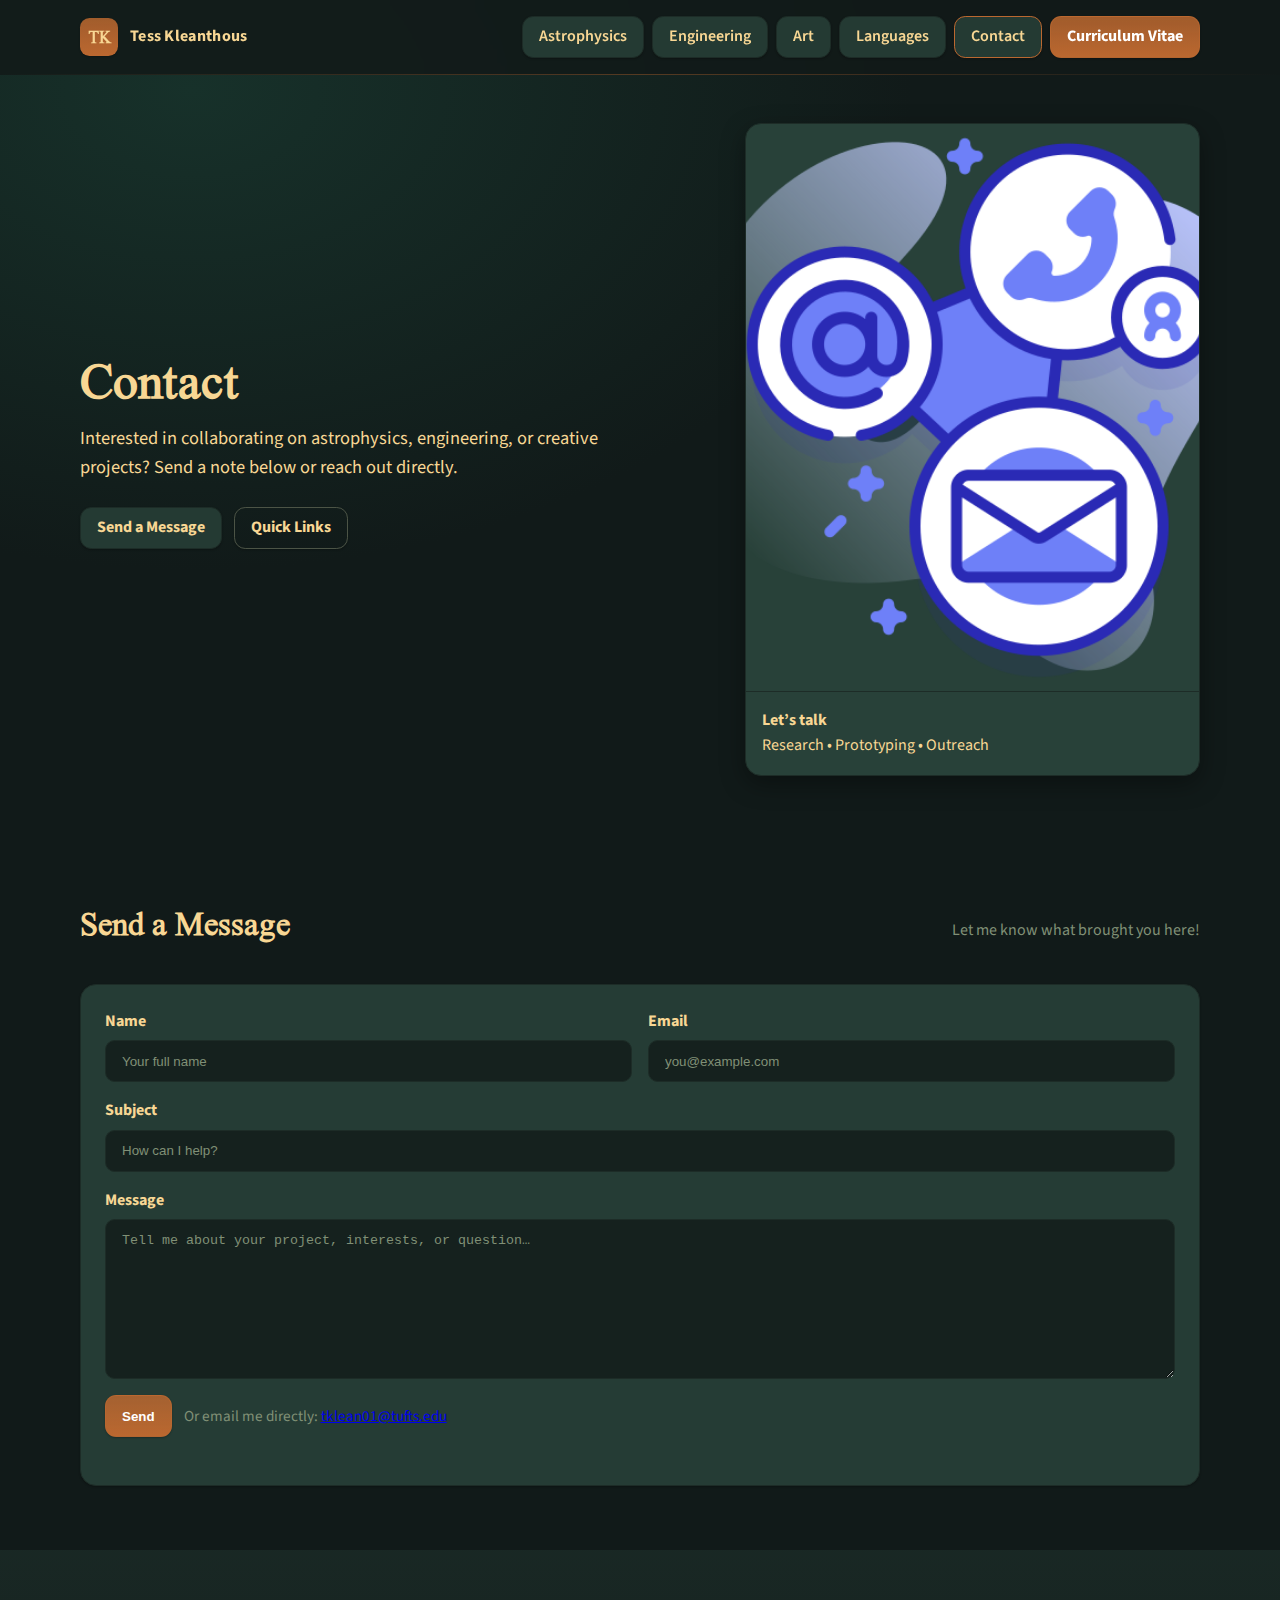
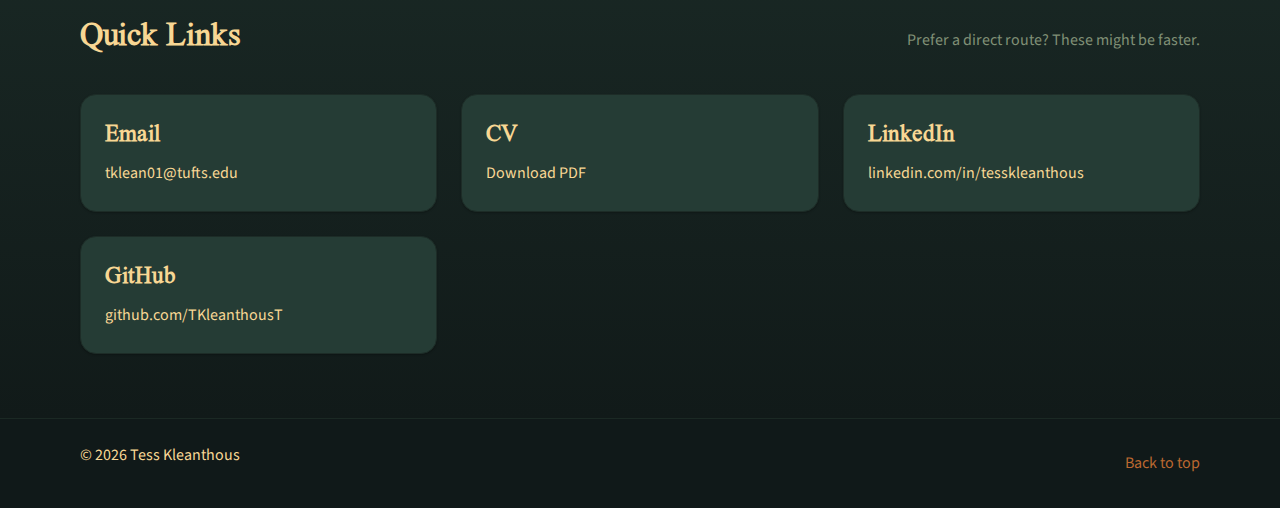
<file: brand-site/pages/contact.html>
<!doctype html>
<html lang="en">
<head>
  <meta charset="utf-8" />
  <meta name="viewport" content="width=device-width, initial-scale=1" />
  <title>Contact — Tess Kleanthous</title>
  <meta name="description" content="Get in touch with Tess Kleanthous for research, engineering, or collaboration." />
  <link href="https://fonts.googleapis.com/css2?family=Nuosu+SIL:wght@400;700&family=Source+Sans+3:wght@300;400;600;700&display=swap" rel="stylesheet">
  <link rel="stylesheet" href="../styles/style.css" />

  <link rel="canonical" href="https://tkleanthoust.github.io/TKleanthous-Website/brand-site/pages/contact.html" />

  <!-- Optional but nice for sharing -->
  <meta property="og:type" content="website">
  <meta property="og:url" content="https://tkleanthoust.github.io/TKleanthous-Website/brand-site/pages/contact.html">
  <meta property="og:title" content="Contact — Tess Kleanthous">
  <meta property="og:description" content="Get in touch with Tess Kleanthous for research, engineering, or collaboration.">
  <meta property="og:image" content="https://tkleanthoust.github.io/TKleanthous-Website/brand-site/public/Headshot.jpeg">

  <meta name="twitter:card" content="summary_large_image">
  <meta name="twitter:title" content="Contact — Tess Kleanthous">
  <meta name="twitter:description" content="Get in touch with Tess Kleanthous for research, engineering, or collaboration.">
  <meta name="twitter:image" content="https://tkleanthoust.github.io/TKleanthous-Website/brand-site/public/Headshot.jpeg">

  <!-- Form styles (minimal; uses your tokens) -->
  <style>
    .form {
      display: grid;
      gap: var(--space-2);
      background: color-mix(in lab, var(--color-surface) 92%, #000);
      border: 1px solid color-mix(in lab, var(--color-surface) 65%, #000);
      border-radius: var(--radius);
      padding: var(--space-3);
      box-shadow: var(--shadow-1);
    }
    .field { display: grid; gap: .35rem; }
    .field label { font-weight: 700; }
    .field input, .field textarea {
      width: 100%;
      padding: .8rem 1rem;
      border-radius: .6rem;
      border: 1px solid color-mix(in lab, var(--color-surface) 65%, #000);
      background: color-mix(in lab, var(--color-bg) 80%, #0000);
      color: var(--color-text);
    }
    .field input::placeholder, .field textarea::placeholder { color: var(--color-muted); }
    .field textarea { min-height: 160px; resize: vertical; }
    .form__row { display: grid; gap: var(--space-2); grid-template-columns: 1fr 1fr; }
    @media (max-width: 720px) { .form__row { grid-template-columns: 1fr; } }
    .visually-hidden {
      position: absolute; left: -10000px; top: auto; width: 1px; height: 1px; overflow: hidden;
    }
    .form__actions { display: flex; gap: .75rem; align-items: center; }
    .form__note { color: var(--color-muted); font-size: 0.95rem; }
    .alert { margin-top: .5rem; font-size: 0.95rem; }
    .alert--ok { color: #7bd389; }
    .alert--err { color: #ff8a7a; }
    .quick-links .card a { color: var(--color-text); text-decoration: none; }
    .quick-links .card a:hover { text-decoration: underline; }
  </style>
</head>
<body>
  <!-- ===== Header + Nav ===== -->
  <header class="site-header" role="banner">
    <div class="container header__inner">
      <a class="brand" href="/TKleanthous-Website/" aria-label="Home">
        <span class="brand__mark" aria-hidden="true">TK</span>
        <span class="brand__text">Tess Kleanthous</span>
      </a>


      <nav class="nav" aria-label="Primary">
        <a href="astrophysics.html" class="nav__link">Astrophysics</a>
        <a href="engineering.html" class="nav__link">Engineering</a>
        <a href="art.html" class="nav__link">Art</a>
        <a href="language.html" class="nav__link">Languages</a>
        <a href="contact.html" class="nav__link is-current" aria-current="page">Contact</a>
        <a href="Kleanthous_CV.pdf" class="button button--primary" target="_blank" rel="noopener">Curriculum Vitae</a>
      </nav>
    </div>
    <!-- Fading line under nav -->
    <div class="header-fade" aria-hidden="true"></div>
  </header>

  <main id="content" tabindex="-1">
    <!-- ===== Hero ===== -->
    <section class="hero">
      <div class="container hero__grid">
        <div class="hero__content">
          <h1>Contact</h1>
          <p class="lead">
            Interested in collaborating on astrophysics, engineering, or creative projects? Send a note below or reach out directly.
          </p>
          <div class="hero__cta">
            <a class="button" href="#form">Send a Message</a>
            <a class="button button--ghost" href="#links">Quick Links</a>
          </div>
        </div>
        <figure class="hero__card">
          <img src="../public/contact.png" alt="Abstract contact illustration">
          <figcaption>
            <strong>Let’s talk</strong><br>
            Research • Prototyping • Outreach
          </figcaption>
        </figure>
      </div>
    </section>

    <!-- ===== Contact Form ===== -->
    <section class="section" id="form">
      <div class="container">
        <div class="section__head">
          <h2>Send a Message</h2>
          <p class="muted">Let me know what brought you here!</p>
        </div>

        <form class="form" id="contactForm" novalidate>
          <!-- Honeypot (anti-spam) -->
          <div class="visually-hidden" aria-hidden="true">
            <label for="website">Website</label>
            <input type="text" id="website" name="website" tabindex="-1" autocomplete="off" />
          </div>

          <div class="form__row">
            <div class="field">
              <label for="name">Name</label>
              <input id="name" name="name" type="text" autocomplete="name" placeholder="Your full name" required />
            </div>
            <div class="field">
              <label for="email">Email</label>
              <input id="email" name="email" type="email" autocomplete="email" placeholder="you@example.com" required />
            </div>
          </div>

          <div class="field">
            <label for="subject">Subject</label>
            <input id="subject" name="subject" type="text" placeholder="How can I help?" required />
          </div>

          <div class="field">
            <label for="message">Message</label>
            <textarea id="message" name="message" placeholder="Tell me about your project, interests, or question…" required></textarea>
          </div>

          <div class="form__actions">
            <button class="button button--primary" type="submit">Send</button>
            <span class="form__note">Or email me directly: <a href="mailto:tklean01@tufts.edu">tklean01@tufts.edu</a></span>
          </div>

          <div id="formAlert" class="alert" role="status" aria-live="polite"></div>
        </form>

        <!-- Submission helper script -->
        <script>
          // Lightweight client-side handler:
          // - Validates required fields
          // - If OK, opens a mailto: draft with prefilled body (works on static hosting)
          // - You can swap this for Formspree/Netlify; see comments below.
          (function () {
            const form = document.getElementById('contactForm');
            const alertEl = document.getElementById('formAlert');

            function setAlert(msg, ok) {
              alertEl.textContent = msg;
              alertEl.className = 'alert ' + (ok ? 'alert--ok' : 'alert--err');
            }

            form.addEventListener('submit', function (e) {
              e.preventDefault();

              const hp = form.website.value.trim();
              if (hp) return; // honeypot: silently ignore

              const name = form.name.value.trim();
              const email = form.email.value.trim();
              const subject = form.subject.value.trim();
              const message = form.message.value.trim();

              if (!name || !email || !subject || !message) {
                setAlert('Please complete all fields.', false);
                return;
              }

              // very simple email check
              if (!/^[^\s@]+@[^\s@]+\.[^\s@]+$/.test(email)) {
                setAlert('Please enter a valid email address.', false);
                return;
              }

              // Build mailto draft
              const to = 'YOUR_EMAIL@EXAMPLE.com'; // TODO: replace with your address
              const body = [
                `Name: ${name}`,
                `Email: ${email}`,
                `Subject: ${subject}`,
                '',
                message
              ].join('%0D%0A'); // encoded newlines

              const href = `mailto:${encodeURIComponent(to)}?subject=${encodeURIComponent('[Site] ' + subject)}&body=${body}`;
              window.location.href = href;

              setAlert('Opening your email client… if nothing happens, email me directly.', true);
              form.reset();
            });
          })();

          /* 
            PRODUCTION OPTION (no code changes to your backend):
            - Sign up for Formspree (free) and get an endpoint like https://formspree.io/f/xxxx
            - Replace the <form> tag with:
                <form class="form" id="contactForm" action="https://formspree.io/f/xxxx" method="POST">
              Keep the same inputs (name/email/subject/message).
            - Remove the JS handler above (or keep it as a fallback).
          */
        </script>
      </div>
    </section>

    <!-- ===== Quick Links ===== -->
    <section class="section section--surface" id="links">
      <div class="container">
        <div class="section__head">
          <h2>Quick Links</h2>
          <p class="muted">Prefer a direct route? These might be faster.</p>
        </div>

        <div class="cards quick-links">
          <article class="card">
            <h3>Email</h3>
            <p><a href="mailto:tklean01@tufts.edu">tklean01@tufts.edu</a></p>
          </article>

          <article class="card">
            <h3>CV</h3>
            <p><a href="Kleanthous_CV.pdf" target="_blank" rel="noopener">Download PDF</a></p>
          </article>

          <article class="card">
            <h3>LinkedIn</h3>
            <p><a href="https://www.linkedin.com/in/tesskleanthous" target="_blank" rel="noopener">linkedin.com/in/tesskleanthous</a></p>
          </article>

          <article class="card">
            <h3>GitHub</h3>
            <p><a href="https://github.com/TKleanthousT" target="_blank" rel="noopener">github.com/TKleanthousT</a></p>
          </article>
        </div>
      </div>
    </section>
  </main>

  <!-- ===== Footer ===== -->
  <footer class="site-footer">
    <div class="container footer__inner">
      <p>© <span id="year"></span> Tess Kleanthous</p>
      <a class="footer__top" href="#content">Back to top</a>
    </div>
    <script>
      document.getElementById('year').textContent = new Date().getFullYear();
    </script>
  </footer>
</body>
</html>
</file>
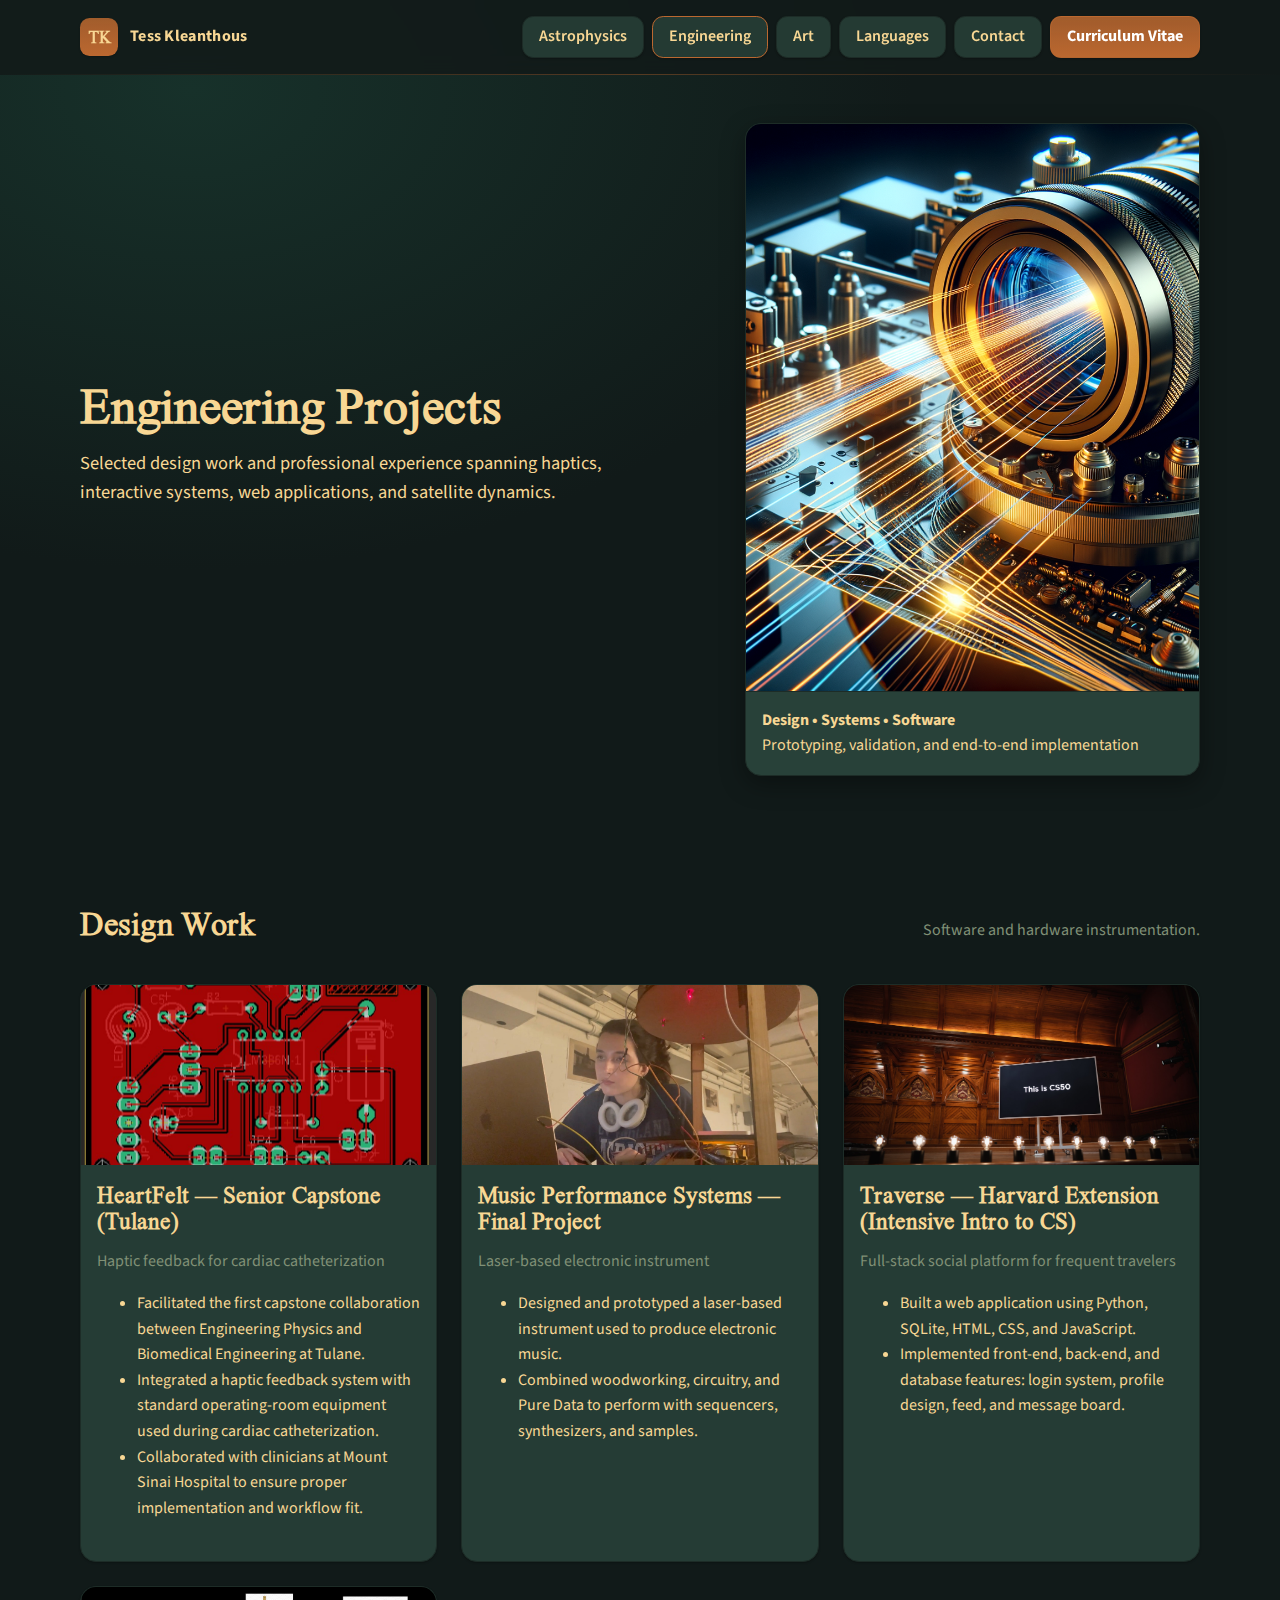
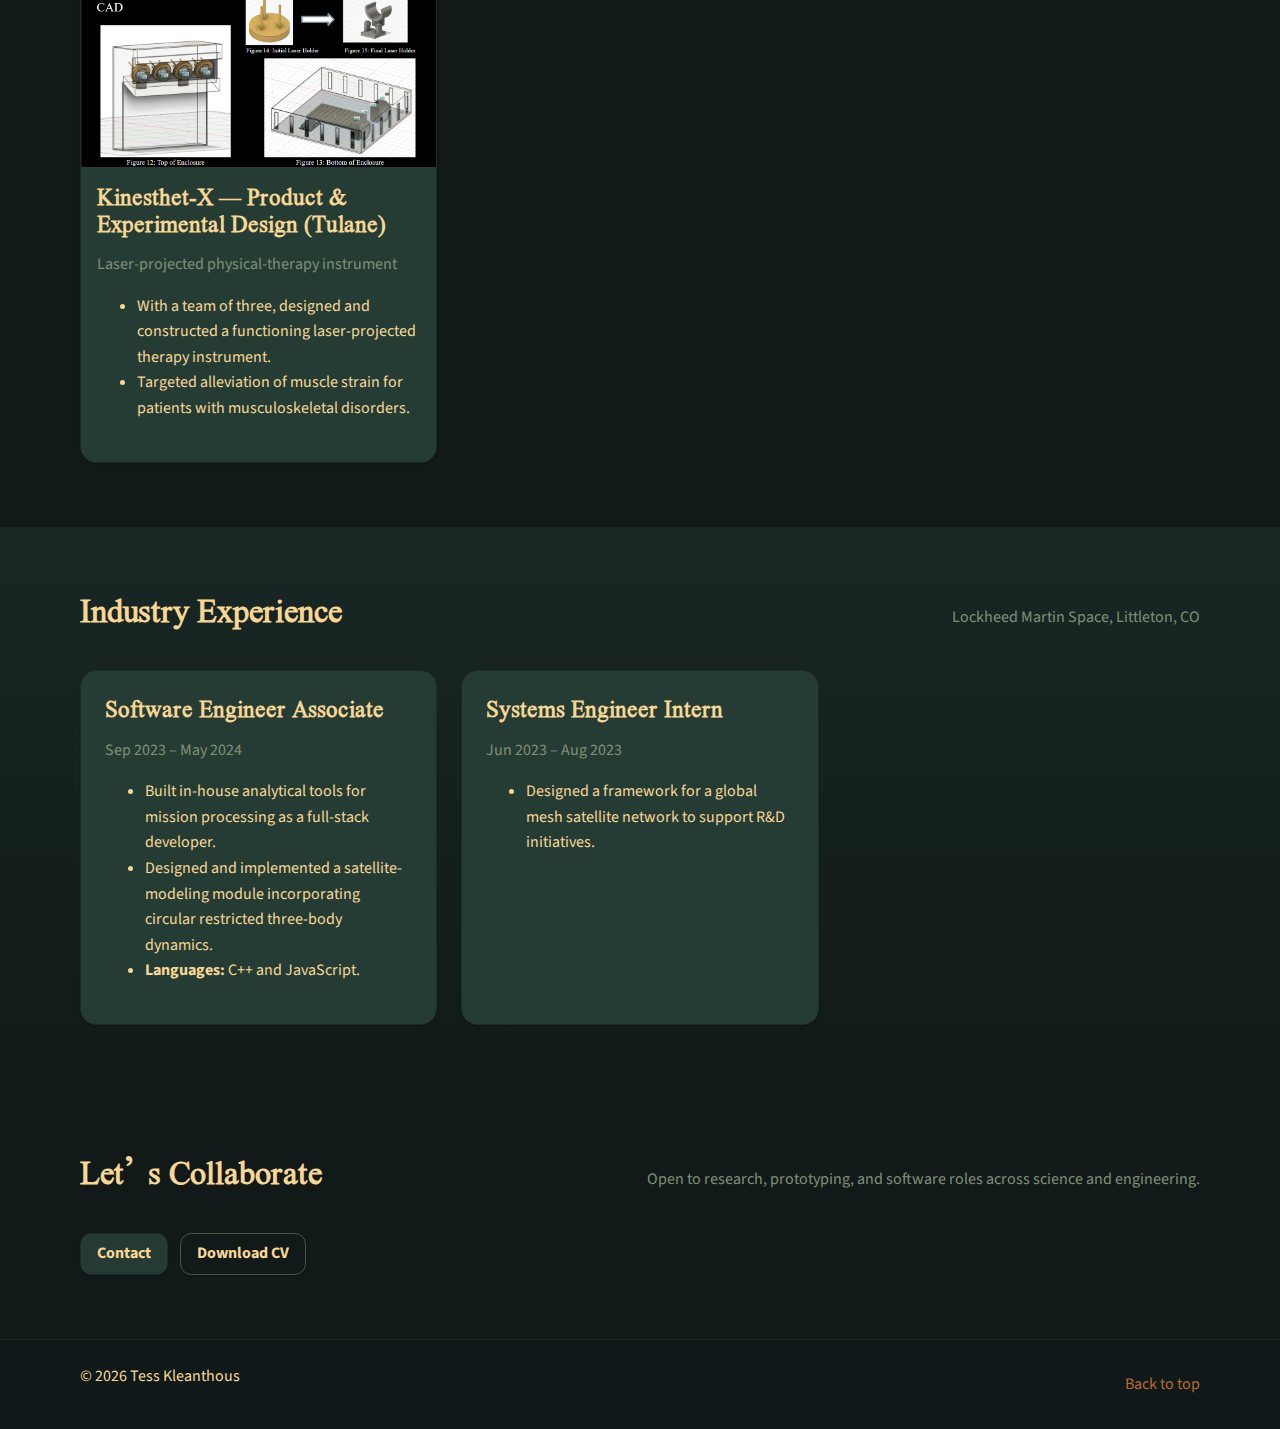
<file: brand-site/pages/engineering.html>
<!doctype html>
<html lang="en">
<head>
  <meta charset="utf-8" />
  <meta name="viewport" content="width=device-width, initial-scale=1" />
  <title>Engineering Projects — Tess Kleanthous</title>
  <meta name="description" content="Design work and engineering experience: haptics for cardiac catheterization, music performance systems, web applications, laser-projected therapy instruments, and satellite systems." />
  <link href="https://fonts.googleapis.com/css2?family=Nuosu+SIL:wght@400;700&family=Source+Sans+3:wght@300;400;600;700&display=swap" rel="stylesheet">
  <link rel="stylesheet" href="../styles/style.css" />
</head>
<body>
  <!-- ===== Header + Nav ===== -->
  <header class="site-header" role="banner">
    <div class="container header__inner">
      <a class="brand" href="../../index.html" aria-label="Home">
        <span class="brand__mark" aria-hidden="true">TK</span>
        <span class="brand__text">Tess Kleanthous</span>
      </a>

      <nav class="nav" aria-label="Primary">
        <a href="astrophysics.html" class="nav__link">Astrophysics</a>
        <a href="engineering.html" class="nav__link is-current" aria-current="page">Engineering</a>
        <a href="art.html" class="nav__link">Art</a>
        <a href="language.html" class="nav__link">Languages</a>
        <a href="contact.html" class="nav__link">Contact</a>
        <a href="Kleanthous_CV.pdf" class="button button--primary" target="_blank" rel="noopener">Curriculum Vitae</a>
      </nav>
    </div>
    <!-- Fading line under nav -->
    <div class="header-fade" aria-hidden="true"></div>
  </header>

  <main id="content" tabindex="-1">
    <!-- ===== Hero ===== -->
    <section class="hero">
      <div class="container hero__grid">
        <div class="hero__content">
          <h1>Engineering Projects</h1>
          <p class="lead">
            Selected design work and professional experience spanning haptics, interactive systems, web applications, and satellite dynamics.
          </p>
        </div>
        <figure class="hero__card">
          <img src="../public/optics.webp" alt="Abstract engineering visualization">
          <figcaption>
            <strong>Design • Systems • Software</strong><br>
            Prototyping, validation, and end-to-end implementation
          </figcaption>
        </figure>
      </div>
    </section>

    <!-- ===== Design Work ===== -->
    <section class="section">
      <div class="container">
        <div class="section__head">
          <h2>Design Work</h2>
          <p class="muted">Software and hardware instrumentation.</p>
        </div>

        <div class="grid">
          <!-- HeartFelt -->
          <article class="tile" href="#">
            <div class="tile__media">
              <img src="../public/HeartFelt.png" alt="Haptic feedback concept imagery">
            </div>
            <div class="tile__body">
              <h3>HeartFelt — Senior Capstone (Tulane)</h3>
              <p class="muted">Haptic feedback for cardiac catheterization</p>
              <ul>
                <li>Facilitated the first capstone collaboration between Engineering Physics and Biomedical Engineering at Tulane.</li>
                <li>Integrated a haptic feedback system with standard operating-room equipment used during cardiac catheterization.</li>
                <li>Collaborated with clinicians at Mount Sinai Hospital to ensure proper implementation and workflow fit.</li>
              </ul>
            </div>
          </article>

          <!-- Music Performance Systems -->
          <article class="tile" href="#">
            <div class="tile__media">
              <img src="../public/MPF.jpg" alt="Laser-based instrument performance setup">
            </div>
            <div class="tile__body">
              <h3>Music Performance Systems — Final Project</h3>
              <p class="muted">Laser-based electronic instrument</p>
              <ul>
                <li>Designed and prototyped a laser-based instrument used to produce electronic music.</li>
                <li>Combined woodworking, circuitry, and Pure Data to perform with sequencers, synthesizers, and samples.</li>
              </ul>
            </div>
          </article>

          <!-- Traverse -->
          <a class="tile" href="https://youtu.be/ZaoESy-QicQ?si=O14RS9F8Sl0Q5coa">
            <div class="tile__media">
              <img src="../public/Harvard.jpg" alt="Web app interface mockup">
            </div>
            <div class="tile__body">
              <h3>Traverse — Harvard Extension (Intensive Intro to CS)</h3>
              <p class="muted">Full-stack social platform for frequent travelers</p>
              <ul>
                <li>Built a web application using Python, SQLite, HTML, CSS, and JavaScript.</li>
                <li>Implemented front-end, back-end, and database features: login system, profile design, feed, and message board.</li>
              </ul>
            </div>
          </a>

          <!-- Kinesthet-X -->
          <article class="tile" href="#">
            <div class="tile__media">
              <img src="../public/Kinesthet-X.png" alt="Laser-projected therapy device concept">
            </div>
            <div class="tile__body">
              <h3>Kinesthet-X — Product & Experimental Design (Tulane)</h3>
              <p class="muted">Laser-projected physical-therapy instrument</p>
              <ul>
                <li>With a team of three, designed and constructed a functioning laser-projected therapy instrument.</li>
                <li>Targeted alleviation of muscle strain for patients with musculoskeletal disorders.</li>
              </ul>
            </div>
          </article>
        </div>
      </div>
    </section>

    <!-- ===== Industry Experience ===== -->
    <section class="section section--surface">
      <div class="container">
        <div class="section__head">
          <h2>Industry Experience</h2>
          <p class="muted">Lockheed Martin Space, Littleton, CO</p>
        </div>

        <div class="cards">
          <!-- SWE Associate -->
          <article class="card">
            <header>
              <h3>Software Engineer Associate</h3>
              <p class="muted">Sep 2023 – May 2024</p>
            </header>
            <ul>
              <li>Built in-house analytical tools for mission processing as a full-stack developer.</li>
              <li>Designed and implemented a satellite-modeling module incorporating circular restricted three-body dynamics.</li>
              <li><strong>Languages:</strong> C++ and JavaScript.</li>
            </ul>
          </article>

          <!-- Systems Engineer Intern -->
          <article class="card">
            <header>
              <h3>Systems Engineer Intern</h3>
              <p class="muted">Jun 2023 – Aug 2023</p>
            </header>
            <ul>
              <li>Designed a framework for a global mesh satellite network to support R&amp;D initiatives.</li>
            </ul>
          </article>
        </div>
      </div>
    </section>

    <!-- ===== Call to Action ===== -->
    <section class="section">
      <div class="container">
        <div class="section__head">
          <h2>Let’s Collaborate</h2>
          <p class="muted">Open to research, prototyping, and software roles across science and engineering.</p>
        </div>
        <div class="about__cta">
          <a class="button" href="contact.html">Contact</a>
          <a class="button button--ghost" href="Kleanthous_CV.pdf" target="_blank" rel="noopener">Download CV</a>
        </div>
      </div>
    </section>
  </main>

  <!-- ===== Footer ===== -->
  <footer class="site-footer">
    <div class="container footer__inner">
      <p>© <span id="year"></span> Tess Kleanthous</p>
      <a class="footer__top" href="#content">Back to top</a>
    </div>
    <script>
      document.getElementById('year').textContent = new Date().getFullYear();
    </script>
  </footer>
</body>
</html>
</file>
<file: brand-site/styles/style.css>
/* ===== Tokens + Fonts ===== */
:root {
  --color-bg: #111A19;
  --color-text: #F8D794;
  --color-accent: #BB6830;
  --color-surface: #284139;
  --color-muted: #809076;

  --space-1: 0.5rem;
  --space-2: 1rem;
  --space-3: 1.5rem;
  --space-4: 2rem;
  --space-5: 3rem;
  --space-6: 4rem;

  --radius: 1rem;
  --shadow-1: 0 1px 2px rgba(0,0,0,.25);
  --shadow-2: 0 8px 24px rgba(0,0,0,.35);

  --font-heading: "Nuosu SIL", Georgia, "Times New Roman", serif;
  --font-body: "Source Sans 3", system-ui, -apple-system, Segoe UI, Roboto,
                Ubuntu, Cantarell, Noto Sans, Arial, "Apple Color Emoji", "Segoe UI Emoji",
                sans-serif;

  --button-h: 42px;
  --button-px: 16px;
  --container-w: 1120px;
}

/* ===== Base ===== */
* { box-sizing: border-box; }
html, body { height: 100%; }
body {
  margin: 0;
  background: radial-gradient(1200px 800px at 15% 10%, #17312A 0%, #111A19 60%) no-repeat,
              var(--color-bg);
  color: var(--color-text);
  font-family: var(--font-body);
  line-height: 1.6;
  -webkit-font-smoothing: antialiased;
  text-rendering: optimizeLegibility;
}

img { display: block; max-width: 100%; height: auto; }

h1, h2, h3 {
  font-family: var(--font-heading);
  line-height: 1.2;
  margin: 0 0 var(--space-2);
}

h1 { font-size: clamp(2rem, 2.2rem + 1.2vw, 3rem); }
h2 { font-size: clamp(1.5rem, 1.3rem + .8vw, 2rem); }
h3 { font-size: clamp(1.125rem, 1rem + .5vw, 1.375rem); }

p { margin: 0 0 var(--space-2); }
.lead { font-size: 1.15rem; max-width: 65ch; }

.muted { color: var(--color-muted); }

/* ===== Layout ===== */
.container {
  width: min(100% - 2rem, var(--container-w));
  margin-inline: auto;
}

/* ===== Header & Nav ===== */
.site-header {
  position: relative; z-index: 2; 
  top: 0;
  z-index: 50;
  background: color-mix(in lab, var(--color-bg) 86%, transparent);
  backdrop-filter: blur(8px);
}

.header__inner {
  position: relative; z-index: 2; 
  display: grid;
  grid-template-columns: auto 1fr;
  align-items: center;
  gap: var(--space-3);
  padding: var(--space-2) 0;
}

/* Brand */
.brand {
  position: relative; z-index: 2; 
  display: inline-flex; 
  align-items: center; 
  gap: .75rem;
  color: var(--color-text);
  text-decoration: none;
  font-weight: 700;
}
.brand__mark {
  display: grid;
  place-items: center;
  width: 38px; height: 38px;
  border-radius: .6rem;
  background: linear-gradient(180deg, color-mix(in lab, var(--color-accent) 85%, #0000), var(--color-accent));
  box-shadow: var(--shadow-1);
  font-family: var(--font-heading);
}
.brand__text { letter-spacing: .3px; }

/* Nav */
.nav {
  display: flex;
  flex-wrap: wrap;
  gap: .5rem;
  justify-content: flex-end;
  align-items: center;
}
.nav__link {
  display: inline-flex;
  align-items: center;
  justify-content: center;
  height: var(--button-h);
  padding: 0 var(--button-px);
  border-radius: .7rem;
  color: var(--color-text);
  text-decoration: none;
  border: 1px solid color-mix(in lab, var(--color-surface) 65%, #000);
  background: color-mix(in lab, var(--color-surface) 88%, #000);
  box-shadow: var(--shadow-1);
  font-weight: 600;
  transition: transform .08s ease, box-shadow .2s ease, background .2s ease, border-color .2s ease;
}
.nav__link:hover {
  transform: translateY(-1px);
  box-shadow: var(--shadow-2);
  background: color-mix(in lab, var(--color-surface) 70%, var(--color-accent) 30%);
  border-color: color-mix(in lab, var(--color-accent) 50%, #0000);
}
.nav__link.is-current {
  border-color: var(--color-accent);
}

/* Keep the fading line under the nav */
.header-fade {
  height: 1px;
  background: linear-gradient(90deg, transparent, color-mix(in lab, var(--color-accent) 45%, #0000), transparent);
  opacity: .9;
  pointer-events: none;
}

/* ===== Buttons ===== */
.button {
  display: inline-flex;
  align-items: center;
  justify-content: center;
  height: var(--button-h);
  padding: 0 var(--button-px);
  border-radius: .7rem;
  border: 1px solid color-mix(in lab, var(--color-surface) 65%, #000);
  background: color-mix(in lab, var(--color-surface) 88%, #000);
  color: var(--color-text);
  font-weight: 700;
  text-decoration: none;
  box-shadow: var(--shadow-1);
  transition: transform .08s ease, box-shadow .2s ease, background .2s ease, border-color .2s ease;
  white-space: nowrap;
}
.button:hover {
  transform: translateY(-1px);
  box-shadow: var(--shadow-2);
}
.button--primary {
  border: 1px solid color-mix(in lab, var(--color-accent) 70%, #0000);
  background: linear-gradient(180deg, color-mix(in lab, var(--color-accent) 85%, #0000), var(--color-accent));
  color: #fff;
}
.button--ghost {
  background: transparent;
  border-color: color-mix(in lab, var(--color-muted) 60%, #000);
}
.button--ghost:hover {
  background: color-mix(in lab, var(--color-surface) 70%, var(--color-accent) 15%);
}

/* ===== Hero ===== */
.hero {
  padding: var(--space-5) 0 var(--space-6);
}
.hero__grid {
  display: grid;
  grid-template-columns: 1.25fr .9fr;
  align-items: center;
  gap: var(--space-4);
}
.hero__content .hero__cta {
  display: flex;
  gap: .75rem;
  margin-top: var(--space-3);
}
.hero__card {
  margin: 0;
  border-radius: var(--radius);
  overflow: hidden;
  border: 1px solid color-mix(in lab, var(--color-surface) 65%, #000);
  background: var(--color-surface);
  box-shadow: var(--shadow-2);
}
.hero__card img {
  width: 100%;
  height: auto;
  aspect-ratio: 4/5;
  object-fit: cover;
}
.hero__card figcaption {
  padding: var(--space-2) var(--space-2);
  border-top: 1px solid color-mix(in lab, var(--color-surface) 65%, #000);
}

/* ===== Sections ===== */
.section {
  padding: var(--space-6) 0;
}
.section--surface {
  background: linear-gradient(180deg, rgba(40,65,57,.35), rgba(40,65,57,0));
}

/* Section header */
.section__head {
  display: flex;
  align-items: baseline;
  justify-content: space-between;
  gap: var(--space-2);
  margin-bottom: var(--space-3);
}

/* Cards (Focus Areas) */
.cards {
  display: grid;
  grid-template-columns: repeat(3, 1fr);
  gap: var(--space-3);
}
.card {
  padding: var(--space-3);
  border-radius: var(--radius);
  border: 1px solid color-mix(in lab, var(--color-surface) 65%, #000);
  background: color-mix(in lab, var(--color-surface) 92%, #000);
  box-shadow: var(--shadow-1);
}
.card p { margin: var(--space-2) 0 0; }

/* About */
.about {
  display: grid;
  grid-template-columns: 1.4fr 1fr;
  gap: var(--space-4);
  align-items: start;
}
.about__cta {
  display: flex;
  gap: .75rem;
  margin-top: var(--space-2);
}
.about__list {
  list-style: none;
  margin: 0;
  padding: 0;
  display: grid;
  gap: .75rem;
}
.tag {
  display: inline-block;
  padding: .25rem .5rem;
  border-radius: .5rem;
  background: color-mix(in lab, var(--color-accent) 20%, var(--color-surface));
  border: 1px solid color-mix(in lab, var(--color-accent) 35%, #0000);
  margin-right: .5rem;
  font-weight: 700;
}

/* Featured Work grid */
.grid {
  display: grid;
  grid-template-columns: repeat(3, 1fr);
  gap: var(--space-3);
}
.tile {
  display: grid;
  grid-template-rows: auto 1fr;
  overflow: hidden;
  border-radius: var(--radius);
  text-decoration: none;
  color: var(--color-text);
  border: 1px solid color-mix(in lab, var(--color-surface) 65%, #000);
  background: color-mix(in lab, var(--color-surface) 92%, #000);
  box-shadow: var(--shadow-1);
  transition: transform .08s ease, box-shadow .2s ease, border-color .2s ease;
}
.tile:hover {
  transform: translateY(-2px);
  box-shadow: var(--shadow-2);
  border-color: color-mix(in lab, var(--color-accent) 50%, #0000);
}
.tile__media img {
  width: 100%;
  height: 180px;
  object-fit: cover;
}
.tile__body {
  padding: var(--space-2) var(--space-2) var(--space-3);
}
.tile__body p { margin-top: .5rem; }

/* ===== Footer ===== */
.site-footer {
  border-top: 1px solid color-mix(in lab, var(--color-surface) 60%, #000);
  background: color-mix(in lab, var(--color-bg) 90%, #0000);
}
.footer__inner {
  display: flex;
  justify-content: space-between;
  align-items: center;
  gap: var(--space-2);
  padding: var(--space-3) 0;
}
.footer__top {
  color: var(--color-accent);
  text-decoration: none;
}

/* ===== Responsive ===== */
@media (max-width: 1000px) {
  .hero__grid { grid-template-columns: 1fr; }
  .about { grid-template-columns: 1fr; }
  .cards { grid-template-columns: 1fr 1fr; }
  .grid { grid-template-columns: 1fr 1fr; }
  .nav { justify-content: flex-start; }
}
@media (max-width: 640px) {
  .cards, .grid { grid-template-columns: 1fr; }
  .header__inner { grid-template-columns: 1fr; gap: var(--space-2); }
  .nav { gap: .4rem; }
}
@media (prefers-reduced-motion: reduce) {
  * { animation: none !important; transition: none !important; }
}

/* ===========================
   Teaching Tools: Tabbed Deck
   =========================== */

.tabs__list {
  display: flex;
  gap: .5rem;
  margin-bottom: 1rem;
  flex-wrap: wrap;
}

.tabs__tab {
  appearance: none;
  border: 1px solid var(--border, #ddd);
  background: var(--surface, #fff);
  padding: .5rem .9rem;
  border-radius: 999px;
  cursor: pointer;
  font: inherit;
  transition: all .2s ease;
}

.tabs__tab:hover {
  background: var(--surface-2, #f7f8fa);
}

.tabs__tab.is-active {
  background: var(--accent-05, #eef1ff);
  border-color: var(--accent-20, #aab8ff);
  color: var(--brand, #4d5bc2);
}

.tabs__panel {
  display: none;
  animation: fadeIn .25s ease-in;
}

.tabs__panel.is-active {
  display: block;
}

/* Two-column layout for tab content */
.grid.grid--2 {
  display: grid;
  grid-template-columns: 1.05fr 1.3fr;
  gap: clamp(1rem, 3vw, 2rem);
  align-items: start;
}

@media (max-width: 900px) {
  .grid.grid--2 {
    grid-template-columns: 1fr;
  }
}

/* Responsive iframe wrapper (for Plotly demos) */
.ratio {
  position: relative;
  width: 100%;
}

.ratio--16x9 {
  padding-bottom: 56.25%;
}

.ratio > iframe {
  position: absolute;
  inset: 0;
  width: 100%;
  height: 100%;
  border: 0;
  border-radius: 12px;
  box-shadow: var(--shadow-lg, 0 8px 24px rgba(0,0,0,.08));
}

@keyframes fadeIn {
  from { opacity: 0; transform: translateY(3px); }
  to { opacity: 1; transform: translateY(0); }
}

.hero__highlights {
  margin-top: 1.25rem;
}
</file>
